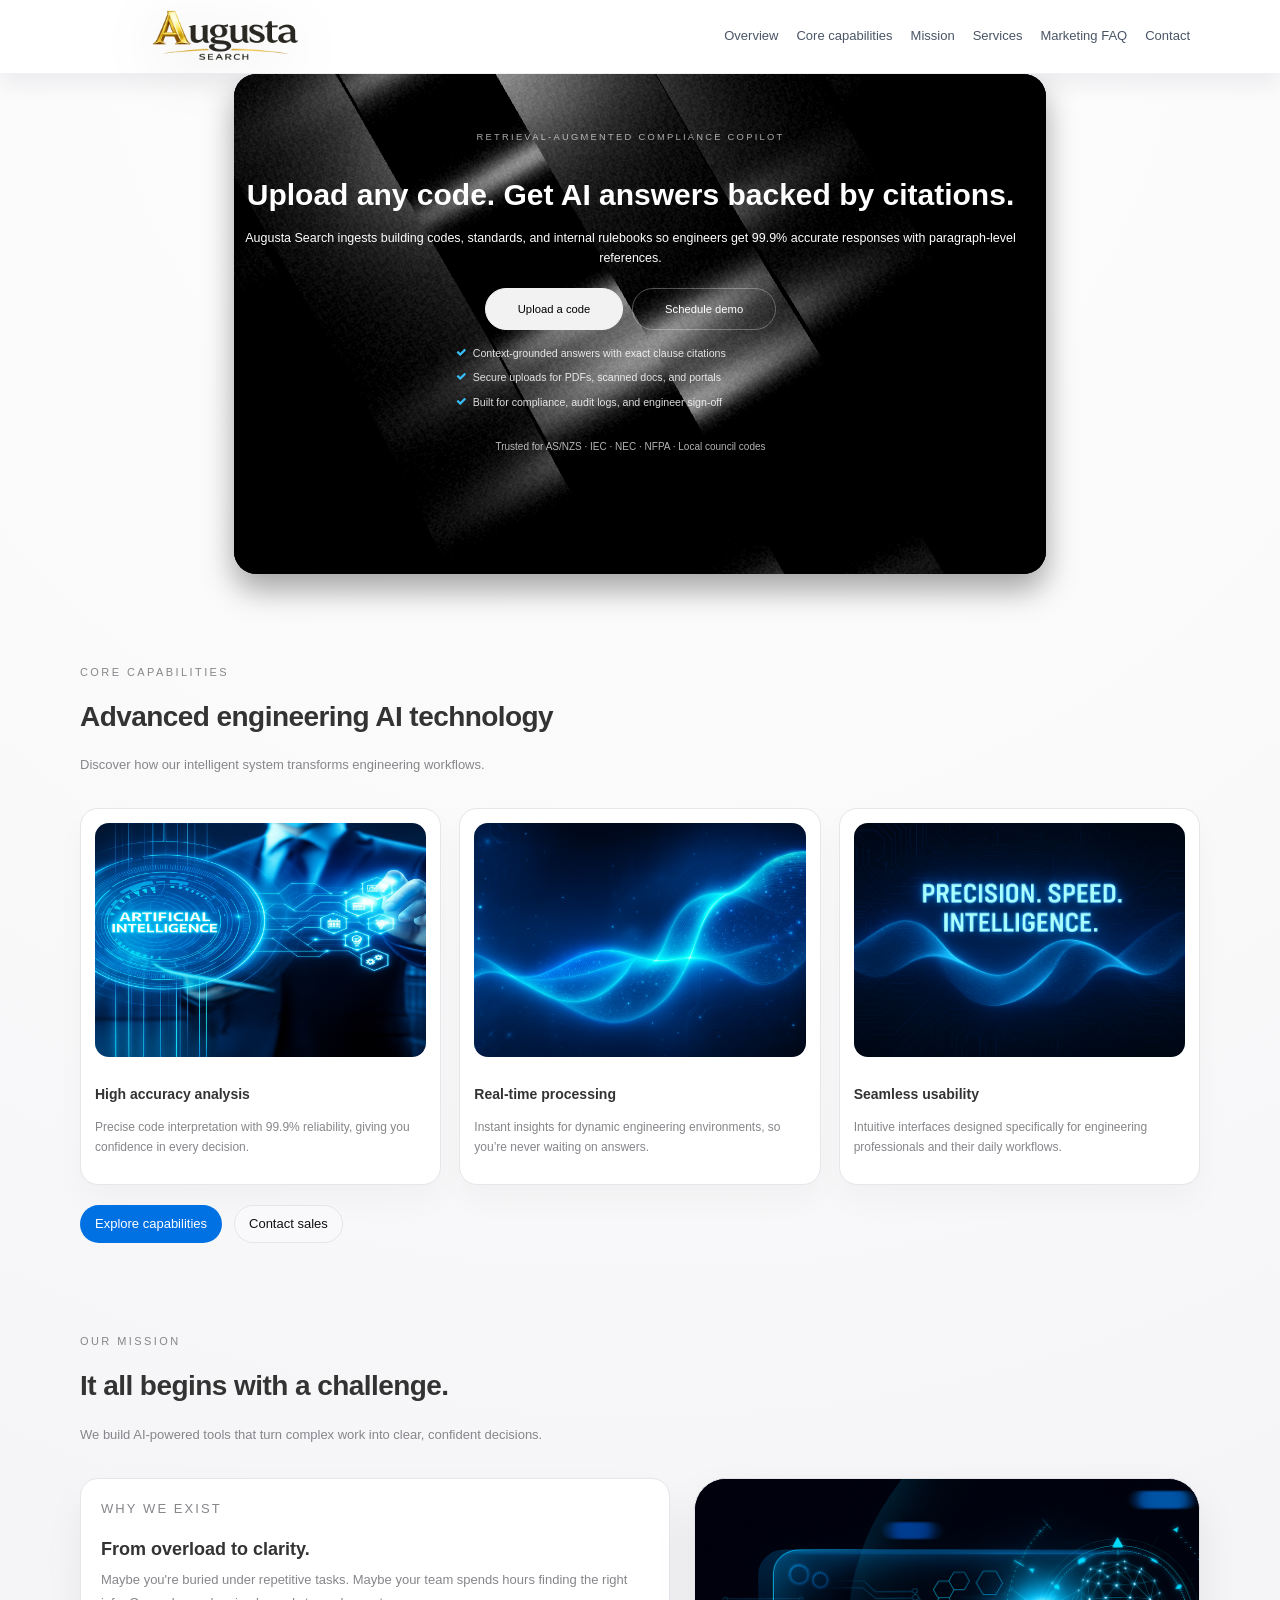
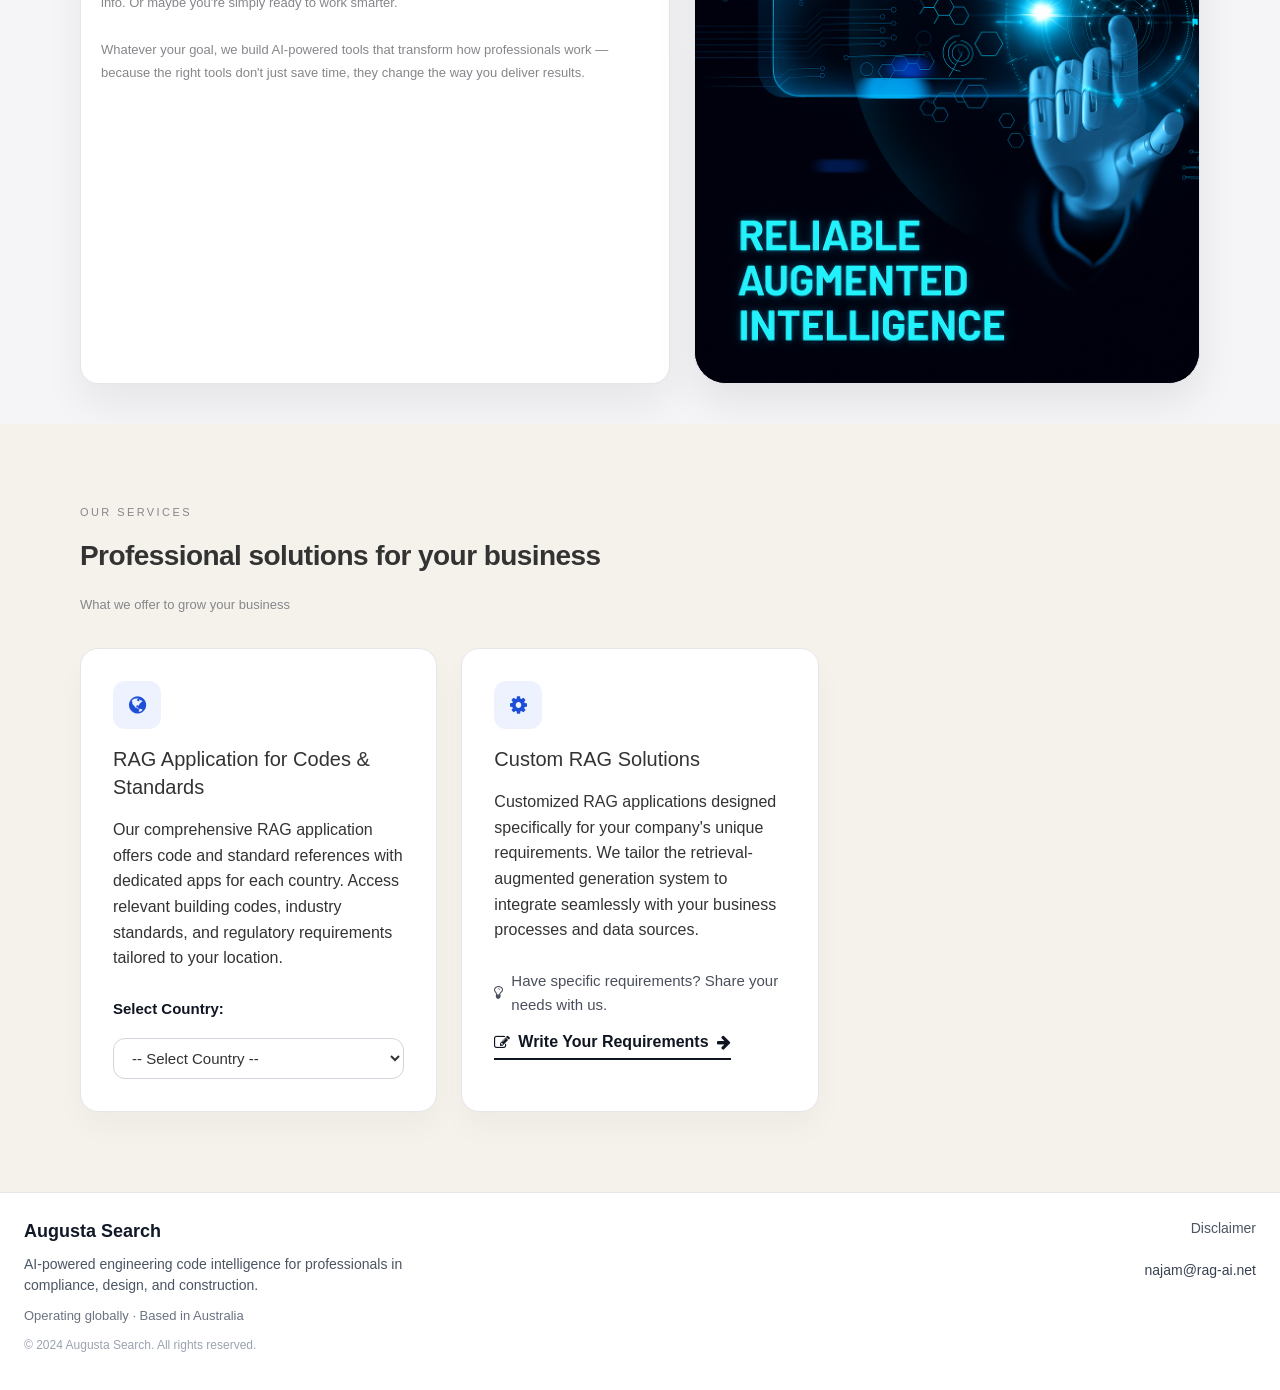
<file: index.html>
<!DOCTYPE html>
<html lang="en">
<head>
    <meta charset="UTF-8">
    <meta name="viewport" content="width=device-width, initial-scale=1.0">
    <meta http-equiv="X-UA-Compatible" content="ie=edge">
    <title>Augusta Search</title>
    <link rel="stylesheet" href="css/bootstrap.min.css">
    <link rel="stylesheet" href="https://cdnjs.cloudflare.com/ajax/libs/font-awesome/4.7.0/css/font-awesome.min.css">
    <link rel="stylesheet" href="css/style.css?v=5">
    <link rel="stylesheet" href="js/beams-banner/index.css">
</head>
<body>
    <div class="modern-page">
        <!-- Modern Navigation -->
        <header class="modern-nav">
            <div class="modern-nav-inner">
                <div class="modern-nav-left">
                    <a href="#home" class="modern-logo-link">
                        <img src="img/NewOfficetools.png?v=4" alt="Augusta Search" class="modern-logo-img">
                    </a>
                    <div class="modern-logo-sub">AI-powered tools for your everyday work</div>
                </div>
                <nav class="modern-nav-links">
                    <a href="#home">Overview</a>
                    <a href="#core">Core capabilities</a>
                    <a href="#mission">Mission</a>
                    <a href="#services">Services</a>
                    <a href="marketing.html">Marketing FAQ</a>
                    <a href="#contact">Contact</a>
                </nav>
            </div>
        </header>

        <main class="modern-main">
            <!-- Hero Section (unchanged banner) -->
            <section id="home" class="hero">
                <div class="hero-overlay">
                    <!-- Beams Banner Container -->
                    <div id="beams-root"></div>
                    <canvas class="starfield-canvas" style="display: none;"></canvas>
                    <div class="hero-slider" style="position: relative; z-index: 2;">
                        <div class="slide active">
                            <div class="slide-content">
                        <div class="container">
                            <span class="hero-kicker">Retrieval-augmented compliance copilot</span>
                            <h2>Upload any code. Get AI answers backed by citations.</h2>
                            <p>Augusta Search ingests building codes, standards, and internal rulebooks so engineers get 99.9% accurate responses with paragraph-level references.</p>
                            <div class="hero-actions">
                                <a href="#services" class="btn btn-primary hero-cta">Upload a code</a>
                                <a href="mailto:najam@rag-ai.net?subject=Schedule%20a%20Demo" class="btn hero-secondary">Schedule demo</a>
                            </div>
                            <ul class="hero-bullets">
                                <li><i class="fa fa-check"></i>Context-grounded answers with exact clause citations</li>
                                <li><i class="fa fa-check"></i>Secure uploads for PDFs, scanned docs, and portals</li>
                                <li><i class="fa fa-check"></i>Built for compliance, audit logs, and engineer sign-off</li>
                            </ul>
                            <div class="hero-proof">
                                <span>Trusted for AS/NZS · IEC · NEC · NFPA · Local council codes</span>
                            </div>
                        </div>
                            </div>
                        </div>
                    </div>
                    <div class="go-down" style="position: relative; z-index: 2;">
                        <a href="#core"><i class="fa fa-angle-down"></i></a>
                    </div>
                </div>
            </section>

            <!-- Core capabilities replicated from sample site -->
            <div class="modern-content">
                <section id="core" class="modern-section">
                    <div class="modern-section-header">
                        <div>
                            <div class="modern-section-kicker">Core capabilities</div>
                            <h2 class="modern-section-title">Advanced engineering AI technology</h2>
                        </div>
                        <p class="modern-section-sub">Discover how our intelligent system transforms engineering workflows.</p>
                    </div>
                    <div class="feature-grid">
                        <article class="feature-card">
                            <div class="feature-thumb">
                                <img src="img/Precision.png?v=2" alt="High accuracy analysis visual">
                            </div>
                            <h3 class="feature-title">High accuracy analysis</h3>
                            <p class="feature-text">Precise code interpretation with 99.9% reliability, giving you confidence in every decision.</p>
                        </article>
                        <article class="feature-card">
                            <div class="feature-thumb">
                                <img src="img/eeeer mission new.png?v=2" alt="Real-time processing visual">
                            </div>
                            <h3 class="feature-title">Real-time processing</h3>
                            <p class="feature-text">Instant insights for dynamic engineering environments, so you’re never waiting on answers.</p>
                        </article>
                        <article class="feature-card">
                            <div class="feature-thumb">
                                <img src="img/ChatGPT Image Nov 15, 2025, 06_33_32 PM.png?v=2" alt="Seamless usability visual">
                            </div>
                            <h3 class="feature-title">Seamless usability</h3>
                            <p class="feature-text">Intuitive interfaces designed specifically for engineering professionals and their daily workflows.</p>
                        </article>
                    </div>
                    <div class="modern-section-links">
                        <a class="modern-link-button modern-link-primary" href="#services">Explore capabilities</a>
                        <a class="modern-link-button" href="mailto:najam@rag-ai.net?subject=Engineering%20AI%20Demo">Contact sales</a>
                    </div>
                </section>
            </div>

            <!-- Mission section -->
            <div class="modern-content">
                <section id="mission" class="modern-section">
                    <div class="modern-section-header">
                        <div>
                            <div class="modern-section-kicker">Our mission</div>
                            <h2 class="modern-section-title">It all begins with a challenge.</h2>
                        </div>
                        <p class="modern-section-sub">We build AI-powered tools that turn complex work into clear, confident decisions.</p>
                    </div>
                    <div class="two-col">
                        <article class="mission-card">
                            <div class="card-heading-small">Why we exist</div>
                            <h3 class="card-title">From overload to clarity.</h3>
                            <p class="card-text">
                                Maybe you're buried under repetitive tasks. Maybe your team spends hours finding the right info. Or maybe you're simply ready to work smarter.
                                <br><br>
                                Whatever your goal, we build AI-powered tools that transform how professionals work — because the right tools don't just save time, they change the way you deliver results.
                            </p>
                        </article>
                        <div class="mission-image">
                            <img src="img/Our mission new.png?v=2" alt="Reliable augmented intelligence visual">
                        </div>
                    </div>
                </section>
            </div>

            <!-- Services Section -->
            <section id="services" class="section services-section">
                <div class="modern-content">
                    <div class="modern-section-header">
                        <div>
                            <div class="modern-section-kicker">Our services</div>
                            <h2 class="modern-section-title">Professional solutions for your business</h2>
                        </div>
                        <p class="modern-section-sub">What we offer to grow your business</p>
                    </div>
                    <div class="feature-grid services-grid">
                        <article class="feature-card service-feature">
                            <div class="service-icon">
                                <i class="fa fa-globe"></i>
                            </div>
                            <h3 class="service-title">RAG Application for Codes & Standards</h3>
                            <p>Our comprehensive RAG application offers code and standard references with dedicated apps for each country. Access relevant building codes, industry standards, and regulatory requirements tailored to your location.</p>
                            <div class="service-extra">
                                <label for="countrySelect" class="service-label">Select Country:</label>
                                <select id="countrySelect" class="service-select">
                                    <option value="">-- Select Country --</option>
                                    <!-- Options will be populated dynamically from country-config.js -->
                                </select>
                            </div>
                        </article>
                        <article class="feature-card service-feature">
                            <div class="service-icon">
                                <i class="fa fa-cog"></i>
                            </div>
                            <h3 class="service-title">Custom RAG Solutions</h3>
                            <p>Customized RAG applications designed specifically for your company's unique requirements. We tailor the retrieval-augmented generation system to integrate seamlessly with your business processes and data sources.</p>
                            <div class="service-extra">
                                <p class="service-note">
                                    <i class="fa fa-lightbulb-o"></i>
                                    Have specific requirements? Share your needs with us.
                                </p>
                                <a href="mailto:najam@rag-ai.net?subject=Custom RAG Solution Inquiry&body=Dear Team,%0D%0A%0D%0AI am interested in a custom RAG solution. Please find my requirements below:%0D%0A%0D%0A[Please describe your requirements here]%0D%0A%0D%0AThank you." 
                                   class="service-link">
                                    <i class="fa fa-pencil-square-o"></i>
                                    Write Your Requirements
                                    <i class="fa fa-arrow-right"></i>
                                </a>
                            </div>
                        </article>
                    </div>
                </div>
            </section>

        </main>

        <!-- Footer -->
        <footer class="new-footer">
            <div class="new-footer-inner">
                <div class="new-footer-content">
                    <!-- Left: Brand -->
                    <div class="new-footer-brand">
                        <div class="new-footer-brand-title">
                            Augusta Search
                        </div>
                        <p class="new-footer-brand-description">
                            AI-powered engineering code intelligence for professionals in
                            compliance, design, and construction.
                        </p>
                        <p class="new-footer-location" style="margin-top: 8px; font-size: 13px; color: #6b7280;">
                            Operating globally · Based in Australia
                        </p>
                        <p class="new-footer-copyright">
                            © 2024 Augusta Search. All rights reserved.
                        </p>
                    </div>

                    <!-- Right: Links -->
                    <div class="new-footer-links">
                        <a href="disclaimer.html">Disclaimer</a>
                        <a href="mailto:najam@rag-ai.net" class="footer-email">
                            najam@rag-ai.net
                        </a>
                    </div>
                </div>
            </div>
        </footer>
    </div>

    <!-- Scripts -->
    <script src="js/jquery.min.js"></script>
    <script src="js/bootstrap.min.js"></script>
    <script src="js/country-config.js"></script>
    <script src="js/main.js"></script>
    <!-- Beams Banner -->
    <script type="module" src="js/beams-banner/beams.js"></script>
</body>
</html>
</file>
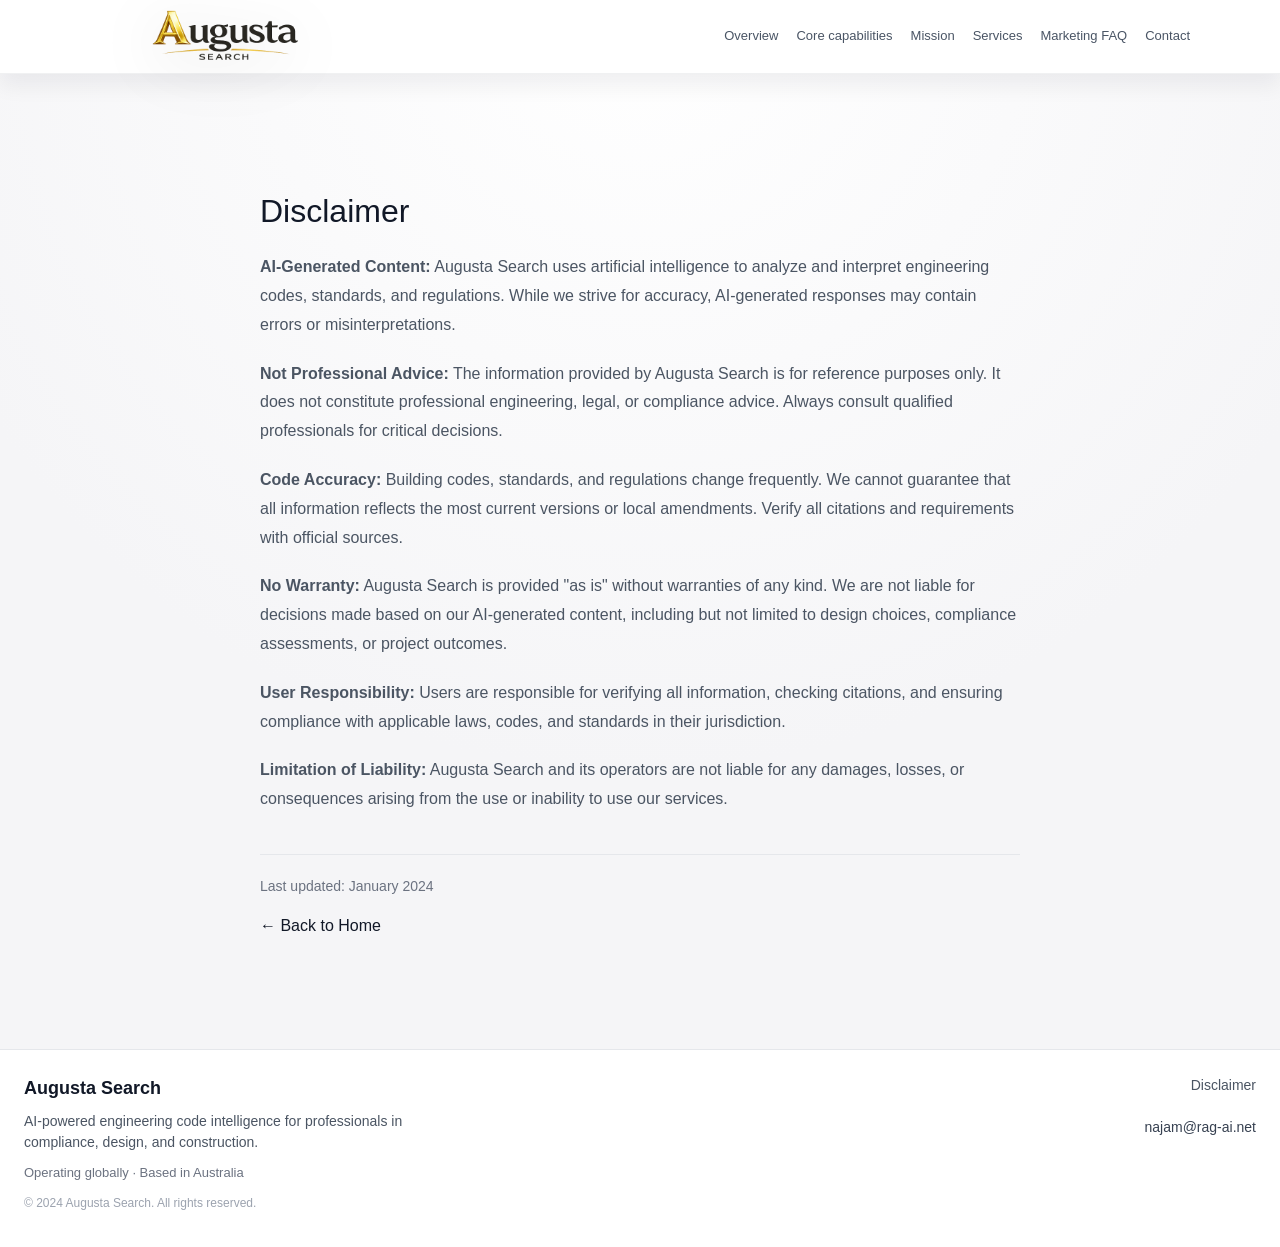
<file: disclaimer.html>
<!DOCTYPE html>
<html lang="en">
<head>
    <meta charset="UTF-8">
    <meta name="viewport" content="width=device-width, initial-scale=1.0">
    <meta http-equiv="X-UA-Compatible" content="ie=edge">
    <title>Disclaimer - Augusta Search</title>
    <link rel="stylesheet" href="css/bootstrap.min.css">
    <link rel="stylesheet" href="https://cdnjs.cloudflare.com/ajax/libs/font-awesome/4.7.0/css/font-awesome.min.css">
    <link rel="stylesheet" href="css/style.css">
</head>
<body>
    <div class="modern-page">
        <header class="modern-nav">
            <div class="modern-nav-inner">
                <div class="modern-nav-left">
                    <a href="index.html#home" class="modern-logo-link">
                        <img src="img/NewOfficetools.png?v=4" alt="Augusta Search" class="modern-logo-img">
                    </a>
                    <div class="modern-logo-sub">AI-powered tools for your everyday work</div>
                </div>
                <nav class="modern-nav-links">
                    <a href="index.html#home">Overview</a>
                    <a href="index.html#core">Core capabilities</a>
                    <a href="index.html#mission">Mission</a>
                    <a href="index.html#services">Services</a>
                    <a href="marketing.html">Marketing FAQ</a>
                    <a href="index.html#contact">Contact</a>
                </nav>
            </div>
        </header>

        <main class="modern-main">
            <section class="modern-content" style="max-width: 800px; margin: 60px auto; padding: 40px 20px;">
                <h1 style="font-size: 32px; margin-bottom: 24px; color: #111827;">Disclaimer</h1>
                
                <div style="line-height: 1.8; color: #4b5563;">
                    <p style="margin-bottom: 20px;">
                        <strong>AI-Generated Content:</strong> Augusta Search uses artificial intelligence to analyze and interpret engineering codes, standards, and regulations. While we strive for accuracy, AI-generated responses may contain errors or misinterpretations.
                    </p>

                    <p style="margin-bottom: 20px;">
                        <strong>Not Professional Advice:</strong> The information provided by Augusta Search is for reference purposes only. It does not constitute professional engineering, legal, or compliance advice. Always consult qualified professionals for critical decisions.
                    </p>

                    <p style="margin-bottom: 20px;">
                        <strong>Code Accuracy:</strong> Building codes, standards, and regulations change frequently. We cannot guarantee that all information reflects the most current versions or local amendments. Verify all citations and requirements with official sources.
                    </p>

                    <p style="margin-bottom: 20px;">
                        <strong>No Warranty:</strong> Augusta Search is provided "as is" without warranties of any kind. We are not liable for decisions made based on our AI-generated content, including but not limited to design choices, compliance assessments, or project outcomes.
                    </p>

                    <p style="margin-bottom: 20px;">
                        <strong>User Responsibility:</strong> Users are responsible for verifying all information, checking citations, and ensuring compliance with applicable laws, codes, and standards in their jurisdiction.
                    </p>

                    <p style="margin-bottom: 20px;">
                        <strong>Limitation of Liability:</strong> Augusta Search and its operators are not liable for any damages, losses, or consequences arising from the use or inability to use our services.
                    </p>
                </div>

                <div style="margin-top: 40px; padding-top: 20px; border-top: 1px solid #e5e7eb;">
                    <p style="color: #6b7280; font-size: 14px;">
                        Last updated: January 2024
                    </p>
                    <p style="margin-top: 16px;">
                        <a href="index.html" style="color: #111827; text-decoration: none; font-weight: 500;">← Back to Home</a>
                    </p>
                </div>
            </section>
        </main>

        <footer class="new-footer">
            <div class="new-footer-inner">
                <div class="new-footer-content">
                    <div class="new-footer-brand">
                        <div class="new-footer-brand-title">
                            Augusta Search
                        </div>
                        <p class="new-footer-brand-description">
                            AI-powered engineering code intelligence for professionals in
                            compliance, design, and construction.
                        </p>
                        <p class="new-footer-location" style="margin-top: 8px; font-size: 13px; color: #6b7280;">
                            Operating globally · Based in Australia
                        </p>
                        <p class="new-footer-copyright">
                            © 2024 Augusta Search. All rights reserved.
                        </p>
                    </div>
                    <div class="new-footer-links">
                        <a href="disclaimer.html">Disclaimer</a>
                        <a href="mailto:najam@rag-ai.net" class="footer-email">
                            najam@rag-ai.net
                        </a>
                    </div>
                </div>
            </div>
        </footer>
    </div>
</body>
</html>
</file>
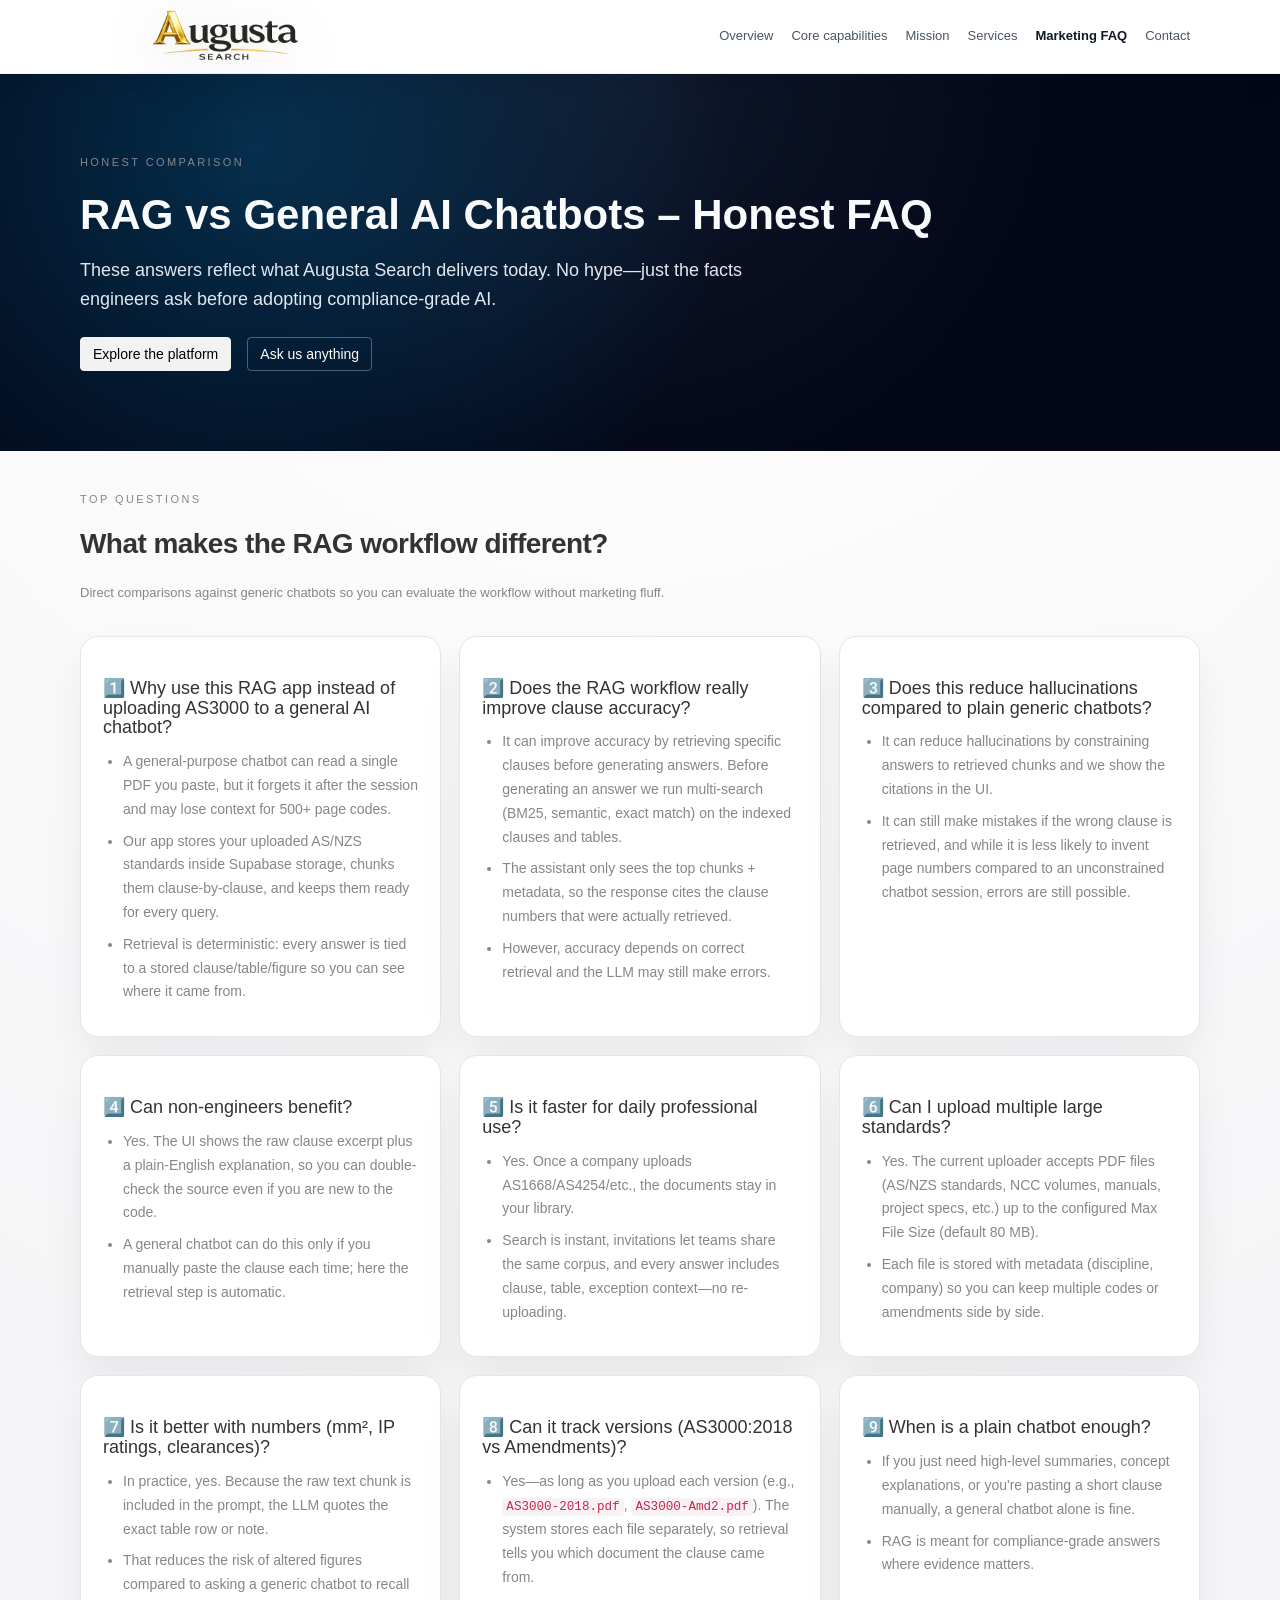
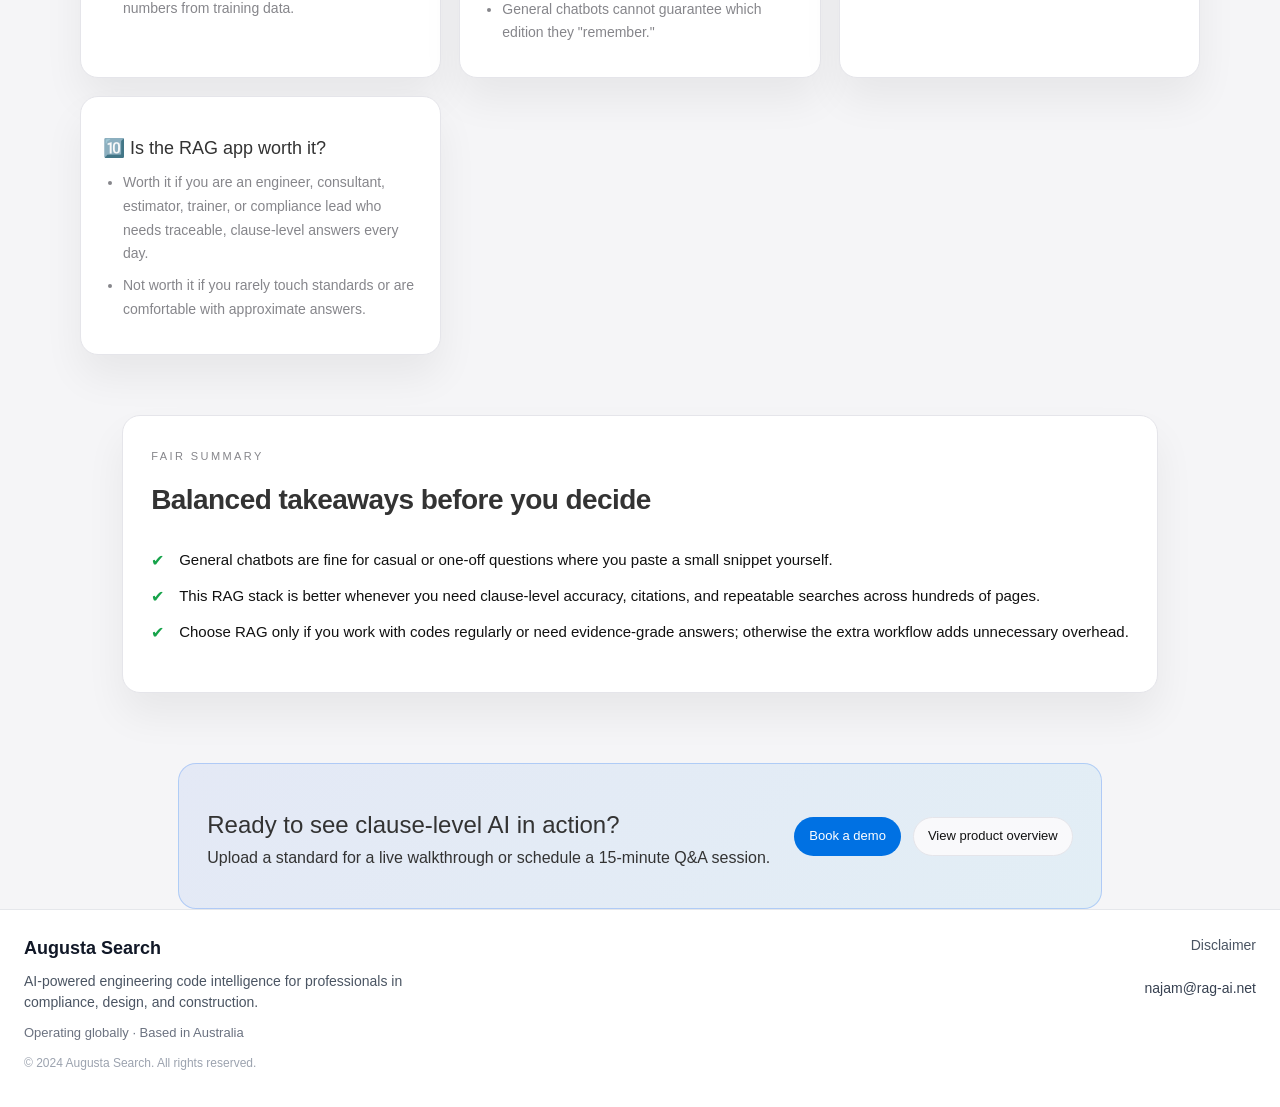
<file: marketing.html>
<!DOCTYPE html>
<html lang="en">
<head>
    <meta charset="UTF-8">
    <meta name="viewport" content="width=device-width, initial-scale=1.0">
    <meta http-equiv="X-UA-Compatible" content="ie=edge">
    <title>RAG vs General AI Chatbots – Honest FAQ</title>
    <link rel="stylesheet" href="css/bootstrap.min.css">
    <link rel="stylesheet" href="https://cdnjs.cloudflare.com/ajax/libs/font-awesome/4.7.0/css/font-awesome.min.css">
    <link rel="stylesheet" href="css/style.css?v=5">
</head>
<body>
    <div class="modern-page marketing-page">
        <header class="modern-nav">
            <div class="modern-nav-inner">
                <div class="modern-nav-left">
                    <a href="index.html#home" class="modern-logo-link">
                        <img src="img/NewOfficetools.png?v=4" alt="Augusta Search" class="modern-logo-img">
                    </a>
                    <div class="modern-logo-sub">Evidence-grade AI for codes & standards</div>
                </div>
                <nav class="modern-nav-links">
                    <a href="index.html#home">Overview</a>
                    <a href="index.html#core">Core capabilities</a>
                    <a href="index.html#mission">Mission</a>
                    <a href="index.html#services">Services</a>
                    <a href="marketing.html" class="active">Marketing FAQ</a>
                    <a href="index.html#contact">Contact</a>
                </nav>
            </div>
        </header>

        <main class="modern-main marketing-main">
            <section class="marketing-hero">
                <div class="modern-content marketing-hero__inner">
                    <p class="modern-section-kicker">Honest comparison</p>
                    <h1>RAG vs General AI Chatbots – Honest FAQ</h1>
                    <p class="marketing-hero__lead">
                        These answers reflect what Augusta Search delivers today. No hype—just the facts engineers ask before adopting compliance-grade AI.
                    </p>
                    <div class="marketing-hero__actions">
                        <a href="index.html#services" class="btn btn-primary hero-cta">Explore the platform</a>
                        <a href="mailto:najam@rag-ai.net?subject=RAG%20FAQ%20Follow-up" class="btn hero-secondary">Ask us anything</a>
                    </div>
                </div>
            </section>

            <section class="modern-content faq-section">
                <div class="modern-section-header">
                    <div>
                        <div class="modern-section-kicker">Top questions</div>
                        <h2 class="modern-section-title">What makes the RAG workflow different?</h2>
                    </div>
                    <p class="modern-section-sub">Direct comparisons against generic chatbots so you can evaluate the workflow without marketing fluff.</p>
                </div>
                <div class="faq-grid">
                    <article class="faq-card">
                        <h3>1️⃣ Why use this RAG app instead of uploading AS3000 to a general AI chatbot?</h3>
                        <ul>
                            <li>A general-purpose chatbot can read a single PDF you paste, but it forgets it after the session and may lose context for 500+ page codes.</li>
                            <li>Our app stores your uploaded AS/NZS standards inside Supabase storage, chunks them clause-by-clause, and keeps them ready for every query.</li>
                            <li>Retrieval is deterministic: every answer is tied to a stored clause/table/figure so you can see where it came from.</li>
                        </ul>
                    </article>
                    <article class="faq-card">
                        <h3>2️⃣ Does the RAG workflow really improve clause accuracy?</h3>
                        <ul>
                            <li>It can improve accuracy by retrieving specific clauses before generating answers. Before generating an answer we run multi-search (BM25, semantic, exact match) on the indexed clauses and tables.</li>
                            <li>The assistant only sees the top chunks + metadata, so the response cites the clause numbers that were actually retrieved.</li>
                            <li>However, accuracy depends on correct retrieval and the LLM may still make errors.</li>
                        </ul>
                    </article>
                    <article class="faq-card">
                        <h3>3️⃣ Does this reduce hallucinations compared to plain generic chatbots?</h3>
                        <ul>
                            <li>It can reduce hallucinations by constraining answers to retrieved chunks and we show the citations in the UI.</li>
                            <li>It can still make mistakes if the wrong clause is retrieved, and while it is less likely to invent page numbers compared to an unconstrained chatbot session, errors are still possible.</li>
                        </ul>
                    </article>
                    <article class="faq-card">
                        <h3>4️⃣ Can non‑engineers benefit?</h3>
                        <ul>
                            <li>Yes. The UI shows the raw clause excerpt plus a plain-English explanation, so you can double-check the source even if you are new to the code.</li>
                            <li>A general chatbot can do this only if you manually paste the clause each time; here the retrieval step is automatic.</li>
                        </ul>
                    </article>
                    <article class="faq-card">
                        <h3>5️⃣ Is it faster for daily professional use?</h3>
                        <ul>
                            <li>Yes. Once a company uploads AS1668/AS4254/etc., the documents stay in your library.</li>
                            <li>Search is instant, invitations let teams share the same corpus, and every answer includes clause, table, exception context—no re-uploading.</li>
                        </ul>
                    </article>
                    <article class="faq-card">
                        <h3>6️⃣ Can I upload multiple large standards?</h3>
                        <ul>
                            <li>Yes. The current uploader accepts PDF files (AS/NZS standards, NCC volumes, manuals, project specs, etc.) up to the configured Max File Size (default 80&nbsp;MB).</li>
                            <li>Each file is stored with metadata (discipline, company) so you can keep multiple codes or amendments side by side.</li>
                        </ul>
                    </article>
                    <article class="faq-card">
                        <h3>7️⃣ Is it better with numbers (mm², IP ratings, clearances)?</h3>
                        <ul>
                            <li>In practice, yes. Because the raw text chunk is included in the prompt, the LLM quotes the exact table row or note.</li>
                            <li>That reduces the risk of altered figures compared to asking a generic chatbot to recall numbers from training data.</li>
                        </ul>
                    </article>
                    <article class="faq-card">
                        <h3>8️⃣ Can it track versions (AS3000:2018 vs Amendments)?</h3>
                        <ul>
                            <li>Yes—as long as you upload each version (e.g., <code>AS3000-2018.pdf</code>, <code>AS3000-Amd2.pdf</code>). The system stores each file separately, so retrieval tells you which document the clause came from.</li>
                            <li>General chatbots cannot guarantee which edition they "remember."</li>
                        </ul>
                    </article>
                    <article class="faq-card">
                        <h3>9️⃣ When is a plain chatbot enough?</h3>
                        <ul>
                            <li>If you just need high-level summaries, concept explanations, or you're pasting a short clause manually, a general chatbot alone is fine.</li>
                            <li>RAG is meant for compliance-grade answers where evidence matters.</li>
                        </ul>
                    </article>
                    <article class="faq-card">
                        <h3>🔟 Is the RAG app worth it?</h3>
                        <ul>
                            <li>Worth it if you are an engineer, consultant, estimator, trainer, or compliance lead who needs traceable, clause-level answers every day.</li>
                            <li>Not worth it if you rarely touch standards or are comfortable with approximate answers.</li>
                        </ul>
                    </article>
                </div>
            </section>

            <section class="modern-content summary-panel">
                <div class="modern-section-header">
                    <div>
                        <div class="modern-section-kicker">Fair summary</div>
                        <h2 class="modern-section-title">Balanced takeaways before you decide</h2>
                    </div>
                </div>
                <ul class="summary-list">
                    <li>General chatbots are fine for casual or one-off questions where you paste a small snippet yourself.</li>
                    <li>This RAG stack is better whenever you need clause-level accuracy, citations, and repeatable searches across hundreds of pages.</li>
                    <li>Choose RAG only if you work with codes regularly or need evidence-grade answers; otherwise the extra workflow adds unnecessary overhead.</li>
                </ul>
            </section>

            <section class="modern-content marketing-cta">
                <div class="marketing-cta__content">
                    <h3>Ready to see clause-level AI in action?</h3>
                    <p>Upload a standard for a live walkthrough or schedule a 15-minute Q&A session.</p>
                </div>
                <div class="marketing-cta__actions">
                    <a href="mailto:najam@rag-ai.net?subject=Schedule%20a%20RAG%20Demo" class="modern-link-button modern-link-primary">Book a demo</a>
                    <a href="index.html#services" class="modern-link-button">View product overview</a>
                </div>
            </section>

        </main>

        <!-- Footer -->
        <footer class="new-footer">
            <div class="new-footer-inner">
                <div class="new-footer-content">
                    <!-- Left: Brand -->
                    <div class="new-footer-brand">
                        <div class="new-footer-brand-title">
                            Augusta Search
                        </div>
                        <p class="new-footer-brand-description">
                            AI-powered engineering code intelligence for professionals in
                            compliance, design, and construction.
                        </p>
                        <p class="new-footer-location" style="margin-top: 8px; font-size: 13px; color: #6b7280;">
                            Operating globally · Based in Australia
                        </p>
                        <p class="new-footer-copyright">
                            © 2024 Augusta Search. All rights reserved.
                        </p>
                    </div>

                    <!-- Right: Links -->
                    <div class="new-footer-links">
                        <a href="disclaimer.html">Disclaimer</a>
                        <a href="mailto:najam@rag-ai.net" class="footer-email">
                            najam@rag-ai.net
                        </a>
                    </div>
                </div>
            </div>
        </footer>
    </div>
</body>
</html>
</file>
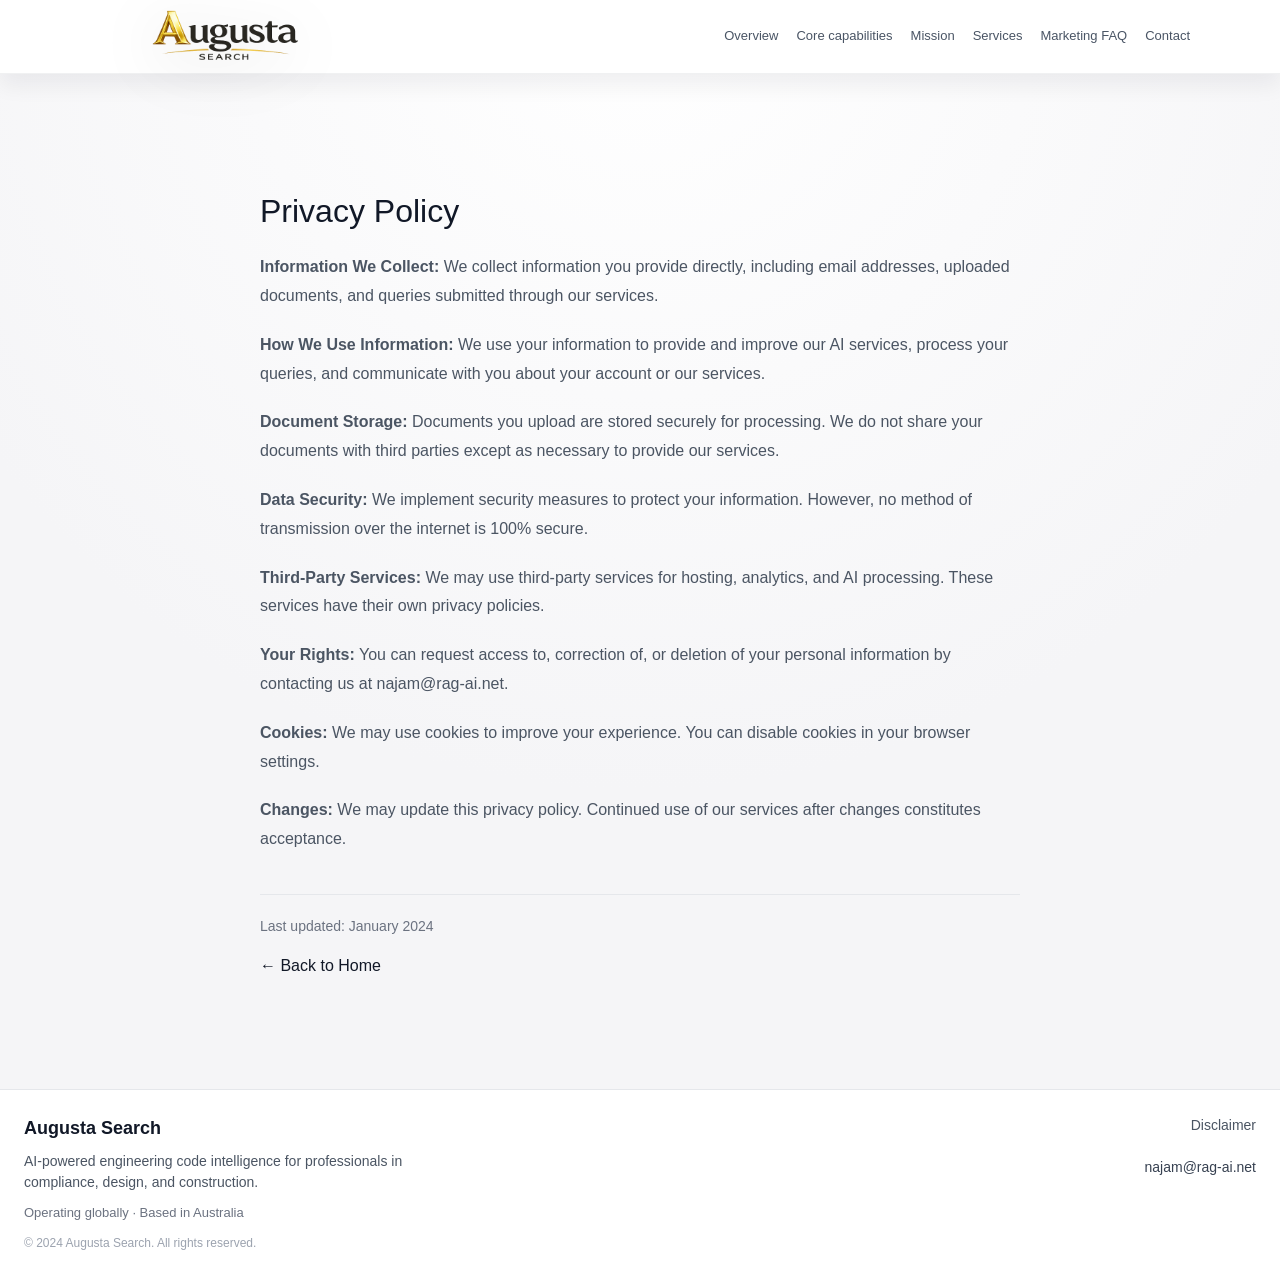
<file: privacy.html>
<!DOCTYPE html>
<html lang="en">
<head>
    <meta charset="UTF-8">
    <meta name="viewport" content="width=device-width, initial-scale=1.0">
    <meta http-equiv="X-UA-Compatible" content="ie=edge">
    <title>Privacy Policy - Augusta Search</title>
    <link rel="stylesheet" href="css/bootstrap.min.css">
    <link rel="stylesheet" href="https://cdnjs.cloudflare.com/ajax/libs/font-awesome/4.7.0/css/font-awesome.min.css">
    <link rel="stylesheet" href="css/style.css">
</head>
<body>
    <div class="modern-page">
        <header class="modern-nav">
            <div class="modern-nav-inner">
                <div class="modern-nav-left">
                    <a href="index.html#home" class="modern-logo-link">
                        <img src="img/NewOfficetools.png?v=4" alt="Augusta Search" class="modern-logo-img">
                    </a>
                    <div class="modern-logo-sub">AI-powered tools for your everyday work</div>
                </div>
                <nav class="modern-nav-links">
                    <a href="index.html#home">Overview</a>
                    <a href="index.html#core">Core capabilities</a>
                    <a href="index.html#mission">Mission</a>
                    <a href="index.html#services">Services</a>
                    <a href="marketing.html">Marketing FAQ</a>
                    <a href="index.html#contact">Contact</a>
                </nav>
            </div>
        </header>

        <main class="modern-main">
            <section class="modern-content" style="max-width: 800px; margin: 60px auto; padding: 40px 20px;">
                <h1 style="font-size: 32px; margin-bottom: 24px; color: #111827;">Privacy Policy</h1>
                
                <div style="line-height: 1.8; color: #4b5563;">
                    <p style="margin-bottom: 20px;">
                        <strong>Information We Collect:</strong> We collect information you provide directly, including email addresses, uploaded documents, and queries submitted through our services.
                    </p>

                    <p style="margin-bottom: 20px;">
                        <strong>How We Use Information:</strong> We use your information to provide and improve our AI services, process your queries, and communicate with you about your account or our services.
                    </p>

                    <p style="margin-bottom: 20px;">
                        <strong>Document Storage:</strong> Documents you upload are stored securely for processing. We do not share your documents with third parties except as necessary to provide our services.
                    </p>

                    <p style="margin-bottom: 20px;">
                        <strong>Data Security:</strong> We implement security measures to protect your information. However, no method of transmission over the internet is 100% secure.
                    </p>

                    <p style="margin-bottom: 20px;">
                        <strong>Third-Party Services:</strong> We may use third-party services for hosting, analytics, and AI processing. These services have their own privacy policies.
                    </p>

                    <p style="margin-bottom: 20px;">
                        <strong>Your Rights:</strong> You can request access to, correction of, or deletion of your personal information by contacting us at najam@rag-ai.net.
                    </p>

                    <p style="margin-bottom: 20px;">
                        <strong>Cookies:</strong> We may use cookies to improve your experience. You can disable cookies in your browser settings.
                    </p>

                    <p style="margin-bottom: 20px;">
                        <strong>Changes:</strong> We may update this privacy policy. Continued use of our services after changes constitutes acceptance.
                    </p>
                </div>

                <div style="margin-top: 40px; padding-top: 20px; border-top: 1px solid #e5e7eb;">
                    <p style="color: #6b7280; font-size: 14px;">
                        Last updated: January 2024
                    </p>
                    <p style="margin-top: 16px;">
                        <a href="index.html" style="color: #111827; text-decoration: none; font-weight: 500;">← Back to Home</a>
                    </p>
                </div>
            </section>
        </main>

        <footer class="new-footer">
            <div class="new-footer-inner">
                <div class="new-footer-content">
                    <div class="new-footer-brand">
                        <div class="new-footer-brand-title">
                            Augusta Search
                        </div>
                        <p class="new-footer-brand-description">
                            AI-powered engineering code intelligence for professionals in
                            compliance, design, and construction.
                        </p>
                        <p class="new-footer-location" style="margin-top: 8px; font-size: 13px; color: #6b7280;">
                            Operating globally · Based in Australia
                        </p>
                        <p class="new-footer-copyright">
                            © 2024 Augusta Search. All rights reserved.
                        </p>
                    </div>
                    <div class="new-footer-links">
                        <a href="disclaimer.html">Disclaimer</a>
                        <a href="mailto:najam@rag-ai.net" class="footer-email">
                            najam@rag-ai.net
                        </a>
                    </div>
                </div>
            </div>
        </footer>
    </div>
</body>
</html>
</file>
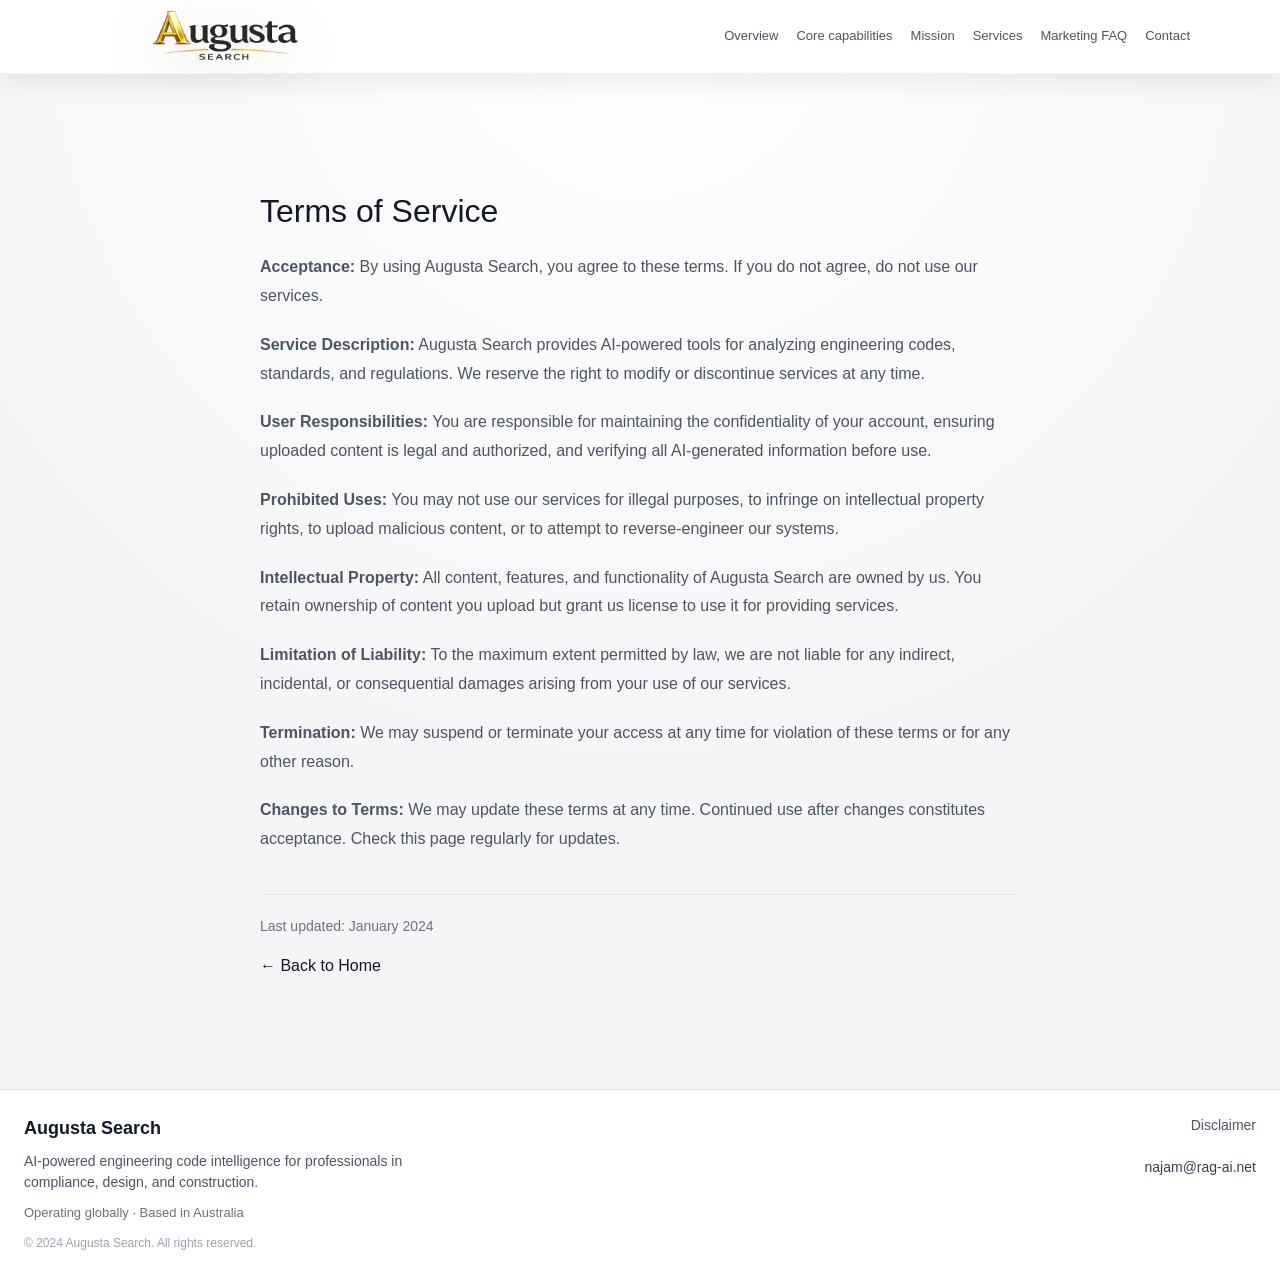
<file: terms.html>
<!DOCTYPE html>
<html lang="en">
<head>
    <meta charset="UTF-8">
    <meta name="viewport" content="width=device-width, initial-scale=1.0">
    <meta http-equiv="X-UA-Compatible" content="ie=edge">
    <title>Terms of Service - Augusta Search</title>
    <link rel="stylesheet" href="css/bootstrap.min.css">
    <link rel="stylesheet" href="https://cdnjs.cloudflare.com/ajax/libs/font-awesome/4.7.0/css/font-awesome.min.css">
    <link rel="stylesheet" href="css/style.css">
</head>
<body>
    <div class="modern-page">
        <header class="modern-nav">
            <div class="modern-nav-inner">
                <div class="modern-nav-left">
                    <a href="index.html#home" class="modern-logo-link">
                        <img src="img/NewOfficetools.png?v=4" alt="Augusta Search" class="modern-logo-img">
                    </a>
                    <div class="modern-logo-sub">AI-powered tools for your everyday work</div>
                </div>
                <nav class="modern-nav-links">
                    <a href="index.html#home">Overview</a>
                    <a href="index.html#core">Core capabilities</a>
                    <a href="index.html#mission">Mission</a>
                    <a href="index.html#services">Services</a>
                    <a href="marketing.html">Marketing FAQ</a>
                    <a href="index.html#contact">Contact</a>
                </nav>
            </div>
        </header>

        <main class="modern-main">
            <section class="modern-content" style="max-width: 800px; margin: 60px auto; padding: 40px 20px;">
                <h1 style="font-size: 32px; margin-bottom: 24px; color: #111827;">Terms of Service</h1>
                
                <div style="line-height: 1.8; color: #4b5563;">
                    <p style="margin-bottom: 20px;">
                        <strong>Acceptance:</strong> By using Augusta Search, you agree to these terms. If you do not agree, do not use our services.
                    </p>

                    <p style="margin-bottom: 20px;">
                        <strong>Service Description:</strong> Augusta Search provides AI-powered tools for analyzing engineering codes, standards, and regulations. We reserve the right to modify or discontinue services at any time.
                    </p>

                    <p style="margin-bottom: 20px;">
                        <strong>User Responsibilities:</strong> You are responsible for maintaining the confidentiality of your account, ensuring uploaded content is legal and authorized, and verifying all AI-generated information before use.
                    </p>

                    <p style="margin-bottom: 20px;">
                        <strong>Prohibited Uses:</strong> You may not use our services for illegal purposes, to infringe on intellectual property rights, to upload malicious content, or to attempt to reverse-engineer our systems.
                    </p>

                    <p style="margin-bottom: 20px;">
                        <strong>Intellectual Property:</strong> All content, features, and functionality of Augusta Search are owned by us. You retain ownership of content you upload but grant us license to use it for providing services.
                    </p>

                    <p style="margin-bottom: 20px;">
                        <strong>Limitation of Liability:</strong> To the maximum extent permitted by law, we are not liable for any indirect, incidental, or consequential damages arising from your use of our services.
                    </p>

                    <p style="margin-bottom: 20px;">
                        <strong>Termination:</strong> We may suspend or terminate your access at any time for violation of these terms or for any other reason.
                    </p>

                    <p style="margin-bottom: 20px;">
                        <strong>Changes to Terms:</strong> We may update these terms at any time. Continued use after changes constitutes acceptance. Check this page regularly for updates.
                    </p>
                </div>

                <div style="margin-top: 40px; padding-top: 20px; border-top: 1px solid #e5e7eb;">
                    <p style="color: #6b7280; font-size: 14px;">
                        Last updated: January 2024
                    </p>
                    <p style="margin-top: 16px;">
                        <a href="index.html" style="color: #111827; text-decoration: none; font-weight: 500;">← Back to Home</a>
                    </p>
                </div>
            </section>
        </main>

        <footer class="new-footer">
            <div class="new-footer-inner">
                <div class="new-footer-content">
                    <div class="new-footer-brand">
                        <div class="new-footer-brand-title">
                            Augusta Search
                        </div>
                        <p class="new-footer-brand-description">
                            AI-powered engineering code intelligence for professionals in
                            compliance, design, and construction.
                        </p>
                        <p class="new-footer-location" style="margin-top: 8px; font-size: 13px; color: #6b7280;">
                            Operating globally · Based in Australia
                        </p>
                        <p class="new-footer-copyright">
                            © 2024 Augusta Search. All rights reserved.
                        </p>
                    </div>
                    <div class="new-footer-links">
                        <a href="disclaimer.html">Disclaimer</a>
                        <a href="mailto:najam@rag-ai.net" class="footer-email">
                            najam@rag-ai.net
                        </a>
                    </div>
                </div>
            </div>
        </footer>
    </div>
</body>
</html>
</file>
<file: css/style.css>
/* General Styles */
* {
    margin: 0;
    padding: 0;
    box-sizing: border-box;
}

html, body {
    width: 100%;
    max-width: 100vw;
    overflow-x: hidden;
}

body {
    font-family: 'Helvetica Neue', Helvetica, Arial, sans-serif;
    font-size: 16px;
    line-height: 1.6;
    color: #333;
    overflow-x: hidden;
    background: radial-gradient(circle at top, #ffffff 0, #f5f5f7 55%);
}

:root {
    --bg: #f5f5f7;
    --panel: #ffffff;
    --panel-soft: #f9f9fb;
    --text-main: #111111;
    --text-muted: #86868b;
    --accent: #0071e3;
    --border: #e5e5ea;
    --radius-lg: 30px;
    --radius-md: 18px;
    --shadow-soft: 0 22px 40px rgba(0, 0, 0, 0.06);
}

/* Modern layout replicated from sample site */
.modern-page {
    min-height: 100vh;
    display: flex;
    flex-direction: column;
}

.modern-main {
    flex: 1;
    display: flex;
    flex-direction: column;
    gap: 40px;
    width: 100%;
    max-width: 100%;
}

.modern-content {
    max-width: 1160px;
    margin: 0 auto;
    padding: 0 20px;
}

/* Hero wrapper - 30% narrower than content */
.modern-main > .hero {
    max-width: 812px; /* 1160px * 0.7 = 812px (30% reduction) */
    margin-left: auto;
    margin-right: auto;
    padding-left: 20px;
    padding-right: 20px;
    box-sizing: border-box;
}

.modern-nav {
    position: sticky;
    top: 0;
    z-index: 20;
    background: #ffffff;
    border-bottom: 1px solid rgba(15, 23, 42, 0.06);
    box-shadow: 0 12px 20px rgba(15, 23, 42, 0.06);
    overflow: visible;
}

.modern-nav-inner {
    max-width: 1160px;
    margin: 0 auto;
    padding: 6px 30px;
    display: flex;
    align-items: center;
    justify-content: space-between;
    gap: 16px;
    overflow: visible;
}

.modern-nav-left {
    display: flex;
    align-items: center;
    gap: 10px;
    overflow: visible;
}

.modern-logo-link {
    display: inline-flex;
    align-items: center;
}

.modern-logo-img {
    height: 61px;
    width: auto;
    display: block;
    filter: drop-shadow(0 4px 10px rgba(0, 0, 0, 0.15));
    transform: scale(3);
    transform-origin: left center;
}

@media (max-width: 640px) {
    .modern-nav-inner {
        padding: 6px 12px;
    }

    .modern-logo-img {
        height: 52px;
        transform: scale(3);
    }
}

.modern-logo-sub {
    display: none;
}

.modern-nav-links {
    display: flex;
    align-items: center;
    gap: 18px;
    font-size: 13px;
    color: var(--text-muted);
}

.modern-nav-links a {
    color: #4a5565;
    font-weight: 500;
    transition: color 0.2s ease;
}

.modern-nav-links a:hover {
    color: #111827;
}

.modern-nav-cta {
    display: flex;
    align-items: center;
    gap: 10px;
}

.modern-btn-outline,
.modern-btn-primary {
    border-radius: 999px;
    font-size: 12px;
    cursor: pointer;
    display: inline-flex;
    align-items: center;
    justify-content: center;
    padding: 8px 16px;
    font-weight: 600;
}

.modern-btn-outline {
    border: 1px solid rgba(15, 23, 42, 0.12);
    background: rgba(249, 250, 251, 0.92);
    color: #0f172a;
}

.modern-btn-primary {
    border: none;
    background: linear-gradient(135deg, #1d4ed8, #2563eb);
    color: #fff;
    box-shadow: 0 10px 24px rgba(0, 113, 227, 0.22);
}

.modern-btn-primary:hover {
    background: linear-gradient(135deg, #1e40af, #1d4ed8);
}

.modern-section {
    margin-top: 50px;
}

.modern-section-header {
    display: flex;
    flex-direction: column;
    align-items: flex-start;
    gap: 12px;
    margin-bottom: 22px;
}

.modern-section-kicker {
    font-size: 11px;
    text-transform: uppercase;
    letter-spacing: 0.22em;
    color: var(--text-muted);
    margin-bottom: 6px;
}

.modern-section-title {
    font-size: 28px;
    font-weight: 600;
    letter-spacing: -0.02em;
}

.modern-section-sub {
    font-size: 13px;
    color: var(--text-muted);
    line-height: 1.7;
    max-width: 600px;
}

.modern-section-links {
    margin-top: 20px;
    display: flex;
    gap: 12px;
    flex-wrap: wrap;
}

.modern-link-button {
    border-radius: 999px;
    border: 1px solid var(--border);
    padding: 8px 14px;
    background: var(--panel-soft);
    cursor: pointer;
    font-size: 13px;
    color: var(--text-main);
}

.modern-link-primary {
    border-color: transparent;
    background: var(--accent);
    color: #fff;
}

.feature-grid {
    display: grid;
    grid-template-columns: repeat(3, minmax(0, 1fr));
    gap: 18px;
}

.feature-card {
    background: var(--panel);
    border-radius: var(--radius-md);
    padding: 14px 14px 16px;
    border: 1px solid var(--border);
    box-shadow: 0 16px 30px rgba(0, 0, 0, 0.03);
    display: flex;
    flex-direction: column;
    gap: 10px;
}

.feature-thumb {
    border-radius: 14px;
    overflow: hidden;
    background: #050816;
    height: 234px;
}

.feature-thumb img {
    width: 100%;
    height: 100%;
    object-fit: cover;
    display: block;
}

.feature-title {
    font-size: 14px;
    font-weight: 600;
    margin-bottom: 4px;
}

.feature-text {
    font-size: 12px;
    color: var(--text-muted);
    line-height: 1.7;
}

.two-col {
    display: grid;
    grid-template-columns: minmax(0, 1.4fr) minmax(0, 1.2fr);
    gap: 24px;
}

.mission-card {
    background: var(--panel);
    border-radius: var(--radius-md);
    padding: 20px;
    border: 1px solid var(--border);
    box-shadow: var(--shadow-soft);
}

.card-heading-small {
    font-size: 13px;
    text-transform: uppercase;
    letter-spacing: 0.16em;
    color: var(--text-muted);
    margin-bottom: 6px;
}

.card-title {
    font-size: 18px;
    font-weight: 600;
    margin-bottom: 8px;
}

.card-text {
    font-size: 13px;
    color: var(--text-muted);
    line-height: 1.8;
}

.mission-image {
    border-radius: var(--radius-md);
    overflow: hidden;
    background: #050816;
    border: 1px solid var(--border);
    box-shadow: 0 18px 40px rgba(0, 0, 0, 0.08);
}

.mission-image img {
    width: 100%;
    height: 100%;
    object-fit: cover;
    display: block;
}

.tagline-strip,
.spiral-strip {
    margin-top: 44px;
    position: relative;
    left: 50%;
    margin-left: -50vw;
    width: 100vw;
    max-height: 180px;
    border-radius: 0;
    border: none;
    overflow: hidden;
    box-shadow: 0 0 60px rgba(15, 23, 42, 0.55);
    background: radial-gradient(circle at center, #0b1220 0, #020617 55%);
    opacity: 0;
    animation: fadeInUp 0.9s ease-out forwards;
}

.tagline-strip {
    animation-delay: 0.05s;
}

.spiral-strip {
    animation-delay: 0.15s;
}

.banner-link {
    display: block;
}

.tagline-strip img,
.spiral-strip img {
    width: 100%;
    height: 100%;
    display: block;
    object-fit: cover;
    transform-origin: center;
    transition: transform 0.8s ease-out, filter 0.6s ease-out;
    filter: saturate(1.05) drop-shadow(0 0 18px rgba(56, 189, 248, 0.55));
}

.tagline-strip:hover img,
.spiral-strip:hover img {
    transform: scale(1.02);
    filter: saturate(1.15) drop-shadow(0 0 26px rgba(56, 189, 248, 0.85));
}

.contact-bar {
    margin: 40px 0 60px;
    padding: 20px 0;
    border-top: 1px solid #e5e5ea;
    display: flex;
    justify-content: space-between;
    align-items: center;
    gap: 16px;
    font-size: 12px;
    color: var(--text-muted);
}

.contact-bar a {
    color: var(--accent);
}

.contact-right {
    text-align: right;
}

.modern-footer {
    padding: 16px 20px 30px;
    font-size: 11px;
    color: #a1a1aa;
    text-align: center;
}

/* New Footer Styles */
.new-footer {
    border-top: 1px solid #e5e7eb;
    background: white;
}

.new-footer-inner {
    max-width: 1280px;
    margin: 0 auto;
    padding: 24px 24px;
}

.new-footer-content {
    display: flex;
    flex-direction: column;
    gap: 20px;
}

.new-footer-brand {
    flex: 1;
}

.new-footer-brand-title {
    font-size: 18px;
    font-weight: 600;
    color: #111827;
    margin-bottom: 8px;
}

.new-footer-brand-description {
    margin-top: 6px;
    max-width: 448px;
    font-size: 14px;
    color: #4b5563;
    line-height: 1.5;
}

.new-footer-copyright {
    margin-top: 10px;
    font-size: 12px;
    color: #9ca3af;
}

.new-footer-links {
    display: flex;
    flex-direction: column;
    gap: 12px;
    font-size: 14px;
    color: #4b5563;
}

.new-footer-links a {
    color: #4b5563;
    text-decoration: none;
    transition: color 0.2s;
}

.new-footer-links a:hover {
    color: #111827;
}

.new-footer-links .footer-email {
    padding-top: 8px;
    color: #374151;
}

.new-footer-links .footer-email:hover {
    color: #111827;
}

@media (min-width: 768px) {
    .new-footer-content {
        flex-direction: row;
        align-items: flex-start;
        justify-content: space-between;
    }
    
    .new-footer-links {
        text-align: right;
    }
}

/* Marketing page styles */
.marketing-page .modern-nav-links .active {
    color: #111827;
    font-weight: 600;
}

.marketing-hero {
    background: radial-gradient(circle at top, #0f172a 0%, #020617 60%);
    color: #f8fafc;
    padding: 80px 0;
    position: relative;
    overflow: hidden;
}

.marketing-hero::after {
    content: "";
    position: absolute;
    inset: 0;
    background: radial-gradient(circle at 20% 20%, rgba(14, 165, 233, 0.25), transparent 45%);
    pointer-events: none;
}

.marketing-hero__inner {
    position: relative;
    z-index: 1;
    text-align: left;
}

.marketing-hero h1 {
    font-size: 42px;
    font-weight: 600;
    margin-bottom: 18px;
}

.marketing-hero__lead {
    max-width: 720px;
    font-size: 18px;
    color: #e2e8f0;
    margin-bottom: 24px;
}

.marketing-hero__actions {
    display: flex;
    gap: 16px;
    flex-wrap: wrap;
}

.marketing-hero .hero-secondary {
    border: 1px solid rgba(248, 250, 252, 0.4);
    color: #f8fafc;
}

.faq-section {
    padding-bottom: 20px;
}

.faq-grid {
    display: grid;
    grid-template-columns: repeat(auto-fit, minmax(280px, 1fr));
    gap: 18px;
}

.faq-card {
    background: var(--panel);
    border-radius: var(--radius-md);
    border: 1px solid var(--border);
    padding: 22px;
    box-shadow: var(--shadow-soft);
}

.faq-card h3 {
    font-size: 18px;
    margin-bottom: 12px;
}

.faq-card ul {
    list-style: disc;
    padding-left: 20px;
    color: var(--text-muted);
    font-size: 14px;
    line-height: 1.7;
}

.faq-card li + li {
    margin-top: 8px;
}

.faq-disclaimer {
    margin-top: 16px;
    padding: 12px;
    background: #fff3cd;
    border-left: 3px solid #ffc107;
    border-radius: 4px;
    font-size: 13px;
    line-height: 1.6;
    color: #856404;
}

.faq-disclaimer strong {
    color: #856404;
    font-weight: 600;
}

.summary-panel {
    background: var(--panel);
    border-radius: var(--radius-md);
    border: 1px solid var(--border);
    padding: 32px 28px 36px;
    box-shadow: var(--shadow-soft);
}

.summary-list {
    margin-top: 12px;
    list-style: none;
    padding-left: 0;
}

.summary-list li {
    position: relative;
    padding-left: 28px;
    margin-bottom: 12px;
    font-size: 15px;
    color: var(--text-main);
}

.summary-list li::before {
    content: "✔";
    position: absolute;
    left: 0;
    color: #16a34a;
    font-size: 16px;
}

.marketing-cta {
    margin-top: 30px;
    padding: 28px;
    border-radius: var(--radius-md);
    border: 1px solid rgba(59, 130, 246, 0.3);
    background: linear-gradient(135deg, rgba(37, 99, 235, 0.08), rgba(14, 165, 233, 0.08));
    display: flex;
    align-items: center;
    justify-content: space-between;
    gap: 24px;
    flex-wrap: wrap;
}

.marketing-cta__content h3 {
    margin-bottom: 6px;
}

.marketing-cta__actions {
    display: flex;
    gap: 12px;
    flex-wrap: wrap;
}

@media (max-width: 768px) {
    .marketing-hero {
        padding: 60px 0;
    }

    .marketing-hero h1 {
        font-size: 32px;
    }

    .marketing-cta {
        flex-direction: column;
        align-items: flex-start;
    }
}

/* Ensure all containers respect viewport width */
.container {
    max-width: 2400px;
    margin: 0 auto;
    padding-left: 36px;
    padding-right: 36px;
}

.container-fluid {
    max-width: 100%;
    overflow-x: hidden;
}

/* Navigation */
.navbar {
    background: #fff;
    box-shadow: 0 2px 10px rgba(0,0,0,0.1);
    padding: 10px 0;
    transition: all 0.3s;
    width: 100%;
    max-width: 100vw;
    overflow-x: hidden;
}

.navbar .container {
    display: flex;
    align-items: center;
    justify-content: space-between;
    padding-left: 0;
    padding-right: 36px;
    max-width: 2400px;
    width: 100%;
    margin: 0 auto;
}

.navbar-brand h1 {
    font-size: 28px;
    font-weight: 700;
    margin: 0;
}

.navbar-brand h1 span {
    color: #000;
}

/* Logo styling - uncomment when using a logo image */
.navbar-logo {
    height: auto;
    max-height: 162px;
    width: auto;
    max-width: 810px;
    object-fit: contain;
    display: block;
    /* Visually enlarge logo without affecting layout height */
    transform: scale(0.599);
    transform-origin: left center;
    will-change: transform;
}

.navbar-header {
    display: flex;
    align-items: center;
    height: 100%;
    margin-right: auto;
    margin-left: 0;
    padding-left: 0;
}

.navbar-brand {
    display: flex;
    align-items: center;
    height: 100%;
    margin-left: 0;
    padding-left: 0;
}

.navbar-nav li a {
    color: #000 !important;
    font-weight: 500;
    padding: 15px 20px !important;
    transition: color 0.3s;
}

.navbar-nav li a:hover {
    color: #000 !important;
}

/* Hero Section */
.hero {
    background: #000; /* pure black banner */
    color: white;
    min-height: clamp(36rem, 90vh, 50rem);
    max-height: clamp(44rem, 95vh, 72rem);
    height: auto; /* Allow natural height */
    width: 100%;
    display: flex;
    justify-content: center;
    align-items: center;
    position: relative;
    overflow: hidden; /* ensure overlays clip edge-to-edge */
    border-radius: 2.25rem; /* 36px converted to rem - scales with zoom */
    box-shadow: 0 1.5625rem 3.125rem rgba(0,0,0,0.35); /* 25px 50px converted to rem */
    box-sizing: border-box;
    padding-top: 6.5rem;
    padding-bottom: 6.5rem;
}

/* Spiral overlay over the black banner, edge-to-edge */
.hero::before {
    content: "";
    position: absolute;
    top: 0;
    left: 0;
    right: 0;
    bottom: 0;
    width: 100%;
    height: 100%;
    max-width: 100%;
    max-height: 100%; /* Prevent stretching */
    background-image: url('../img/Spiral.png?v=2');
    background-repeat: no-repeat;
    background-position: center center;
    background-size: cover; /* connects edge to edge */
    z-index: 1; /* under stars and content */
    pointer-events: none;
    border-radius: inherit;
    box-sizing: border-box;
}

.hero-overlay {
    position: absolute;
    top: 0;
    left: 0;
    width: 100%;
    max-width: 100%;
    height: 100%;
    max-height: 100%; /* Prevent stretching beyond container */
    background: transparent; /* no dark overlay; base is black */
    display: flex;
    align-items: center;
    z-index: 1;
    overflow: hidden;
    box-sizing: border-box;
}

/* Beams banner container - moved from inline styles */
#beams-root {
    position: absolute;
    top: 0;
    left: 0;
    width: 100%;
    max-width: 100%;
    height: 100%;
    max-height: 100%; /* Prevent stretching beyond container */
    z-index: 1;
    overflow: hidden;
    box-sizing: border-box;
}

/* Starfield overlay */
.starfield-canvas {
    position: absolute;
    top: 0;
    left: 0;
    width: 100%;
    height: 100%;
    max-height: 100%; /* Prevent stretching */
    pointer-events: none;
    z-index: 2; /* above spiral */
    box-sizing: border-box;
}

/* spiral overlay removed */

/* Wrapper for images needing starfield overlay */
.starfield-block {
    position: relative;
}

.hero-slider {
    width: 100%;
    max-width: 100%;
    height: 100%;
    max-height: 100%; /* Prevent stretching */
    position: relative;
    z-index: 3; /* above stars */
    overflow: hidden;
    box-sizing: border-box;
}

.slide-content {
    text-align: center;
    padding: 5.625rem 0; /* 90px converted to rem - scales with zoom */
    width: 100%;
    max-width: 100%;
    box-sizing: border-box;
}

.hero-kicker {
    display: inline-block;
    font-size: 0.9375rem; /* 15px converted to rem - scales with zoom */
    letter-spacing: 0.24em;
    text-transform: uppercase;
    color: rgba(255, 255, 255, 0.65);
    margin-bottom: 1.125rem; /* 18px converted to rem */
}

.slide-content .container {
    max-width: 100%; /* Use full width of slide-content for better centering */
    margin: 0 auto;
    padding: 0;
    text-align: center; /* Ensure all content is centered */
    display: flex;
    flex-direction: column;
    align-items: center; /* Center all child elements */
}

.slide-content h2 {
    font-size: 3rem; /* 48px converted to rem - scales with zoom */
    font-weight: 700;
    margin-bottom: 1.5rem; /* 24px converted to rem */
    margin-left: auto;
    margin-right: auto;
    text-align: center;
    animation: fadeInUp 1s;
    line-height: 1.2;
}

.slide-content p {
    font-size: 1.25rem; /* 20px converted to rem - scales with zoom */
    margin-bottom: 2rem; /* 32px converted to rem */
    margin-left: auto;
    margin-right: auto;
    text-align: center;
    animation: fadeInUp 1.2s;
    line-height: 1.6;
}

.hero-actions {
    display: inline-flex;
    flex-wrap: wrap;
    gap: 0.875rem; /* 14px converted to rem - scales with zoom */
    justify-content: center;
    margin-bottom: 1.5rem; /* 24px converted to rem */
}

.hero-cta {
    min-width: 11.25rem; /* 180px converted to rem - scales with zoom */
}

.hero-secondary {
    border: 1px solid rgba(255, 255, 255, 0.3) !important;
    color: #fff !important;
    background: transparent !important;
    min-width: 11.25rem; /* 180px converted to rem - scales with zoom */
}

.hero-bullets {
    list-style: none;
    padding: 0;
    margin: 0 auto 1.5rem; /* 24px converted to rem */
    max-width: 35rem; /* 560px converted to rem - scales with zoom */
    text-align: left;
    width: 100%; /* Ensure it respects container centering */
}

.hero-bullets li {
    display: flex;
    align-items: flex-start;
    gap: 0.625rem; /* 10px converted to rem */
    font-size: 1.0625rem; /* 17px converted to rem - scales with zoom */
    color: rgba(255, 255, 255, 0.85);
    margin-bottom: 0.75rem; /* 12px converted to rem */
}

.hero-bullets i {
    color: #38bdf8;
    margin-top: 3px;
}

.hero-proof {
    font-size: 1rem; /* 16px converted to rem - scales with zoom */
    color: rgba(255, 255, 255, 0.7);
    margin-top: 0.625rem; /* 10px converted to rem */
}

.slide-content .btn {
    padding: 12px 32px;
    font-size: 1.125rem; /* 18px converted to rem - scales with zoom */
    border-radius: 50px;
    transition: all 0.3s;
    animation: fadeInUp 1.4s;
}

.slide-content .btn:hover {
    transform: translateY(-3px);
    box-shadow: 0 10px 25px rgba(0,0,0,0.2);
}

/* Off-white primary button with black text */
.btn-primary {
    background-color: #f2f2f2 !important;
    border-color: #f2f2f2 !important;
    color: #000 !important;
}

.btn-primary:hover,
.btn-primary:focus,
.btn-primary:active,
.btn-primary:active:focus {
    background-color: #ffffff !important;
    border-color: #ffffff !important;
    color: #000 !important;
    outline: none !important;
}

.go-down {
    position: absolute;
    bottom: 30px;
    left: 50%;
    transform: translateX(-50%);
    animation: bounce 2s infinite;
    z-index: 3;
}

.go-down a {
    color: white;
    font-size: 30px;
}

/* Section Styles */
.section {
    padding: 80px 0;
    width: 100%;
    max-width: 100vw;
    overflow-x: hidden;
}

.section-eyebrow {
    display: inline-block;
    font-size: 13px;
    font-weight: 600;
    letter-spacing: 0.24em;
    text-transform: uppercase;
    margin-bottom: 20px;
}

.precision-section {
    background: #0c2450;
    color: #fff;
    padding: 120px 0;
}

.precision-section .container {
    max-width: 2400px;
}

.precision-grid {
    display: flex;
    align-items: center;
    justify-content: space-between;
    gap: 120px;
    flex-wrap: wrap;
}

.precision-copy {
    flex: 1 1 50%;
    max-width: none;
}

.precision-title {
    font-size: 54px;
    line-height: 1.1;
    font-weight: 700;
    margin-bottom: 24px;
}

.precision-description {
    font-size: 18px;
    color: rgba(255, 255, 255, 0.78);
    margin-bottom: 32px;
    max-width: 760px;
}

.precision-partners {
    display: flex;
    flex-wrap: wrap;
    gap: 12px;
    margin-bottom: 36px;
}

.partner-pill {
    display: inline-flex;
    align-items: center;
    gap: 8px;
    padding: 10px 18px;
    border-radius: 999px;
    background: rgba(255, 255, 255, 0.12);
    color: #fff;
    font-weight: 600;
    font-size: 14px;
    letter-spacing: 0.01em;
}

.partner-pill .fa {
    font-size: 15px;
}

.precision-actions {
    display: flex;
    flex-wrap: wrap;
    gap: 16px;
}

.precision-secondary {
    border: 1px solid rgba(255, 255, 255, 0.6);
    color: #fff !important;
    background: transparent;
    padding: 12px 40px;
    border-radius: 50px;
}

.precision-secondary:hover,
.precision-secondary:focus {
    background: rgba(255, 255, 255, 0.12);
    border-color: rgba(255, 255, 255, 0.9);
}

.precision-visual {
    flex: 1 1 50%;
    max-width: none;
    display: flex;
    justify-content: center;
}

.visual-frame {
    background: rgba(10, 20, 48, 0.8);
    padding: 26px;
    border-radius: 40px;
    box-shadow: 0 55px 120px rgba(6, 12, 28, 0.55);
    width: 70%;
    max-width: 960px;
    min-height: 294px;
}

.precision-image {
    border-radius: 32px;
    width: 100%;
    height: auto;
    object-fit: cover;
    display: block;
}

.capabilities-section {
    background: #f0efec;
    padding: 110px 0;
}

.capabilities-section .section-eyebrow {
    color: #1d2330;
    opacity: 0.6;
}

.capabilities-title {
    font-size: 46px;
    font-weight: 700;
    margin-bottom: 18px;
    color: #101522;
}

.capabilities-description {
    font-size: 18px;
    color: #4a4f5c;
    max-width: 560px;
    margin: 0 auto;
}

.capabilities-cards {
    margin-top: 60px;
    margin-bottom: 40px;
}

.capability-card {
    background: #fff;
    border-radius: 24px;
    padding: 40px 30px;
    text-align: center;
    box-shadow: 0 20px 50px rgba(16, 21, 34, 0.08);
    height: 100%;
    transition: transform 0.3s ease, box-shadow 0.3s ease;
}

.capability-card:hover {
    transform: translateY(-8px);
    box-shadow: 0 30px 70px rgba(16, 21, 34, 0.12);
}

.capability-card i {
    font-size: 36px;
    color: #0c2450;
    margin-bottom: 20px;
}

.capability-card h3 {
    font-size: 22px;
    font-weight: 700;
    margin-bottom: 15px;
    color: #0c1224;
}

.capability-card p {
    color: #535766;
    line-height: 1.7;
}

.capabilities-actions .btn {
    padding: 12px 36px;
    border-radius: 32px;
    margin: 0 10px;
}

.capabilities-secondary {
    border: 1px solid #101522;
    color: #101522;
    background: transparent;
}

.capabilities-secondary:hover,
.capabilities-secondary:focus {
    background: #101522;
    color: #fff;
}

.section .container {
    max-width: 2400px;
    margin: 0 auto;
    margin: 0 auto;
}

.section-header {
    text-align: center;
    margin-bottom: 60px;
}

.section-header h2 {
    font-size: 42px;
    font-weight: 700;
    margin-bottom: 10px;
    color: #333;
}

.section-header p {
    font-size: 18px;
    color: #666;
}

/* About Section */
.about-section {
    background: #060b1a;
    color: #fff;
}

.about-grid {
    display: flex;
    align-items: center;
}

.about-section h3 {
    font-size: 28px;
    margin-bottom: 20px;
    color: #fff;
}

.about-section p {
    color: rgba(255, 255, 255, 0.8);
    line-height: 1.8;
    margin-bottom: 15px;
}

/* Ensure section header inside About uses light text */
.about-section .section-header h2 {
    color: #fff;
}

.about-section .section-header p {
    color: rgba(255, 255, 255, 0.75);
}

.mission-visual {
    display: flex;
    justify-content: flex-end;
}

.mission-frame {
    background: rgba(10, 20, 48, 0.8);
    padding: 26px;
    border-radius: 40px;
    box-shadow: 0 55px 120px rgba(6, 12, 28, 0.2);
    width: 70%;
    max-width: 960px;
    min-height: 294px;
}

.mission-image {
    width: 100%;
    height: auto;
    display: block;
    border-radius: 32px;
    object-fit: cover;
}

/* Services Section */
.services-section {
    background: #f5f2ec;
}

.services-grid {
    gap: 24px;
}

.service-feature {
    padding: 32px;
    gap: 16px;
}

.service-icon {
    width: 48px;
    height: 48px;
    border-radius: 12px;
    background: #eef2ff;
    display: inline-flex;
    align-items: center;
    justify-content: center;
    color: #1d4ed8;
    font-size: 20px;
}

.service-title {
    margin: 0;
    font-size: 20px;
    line-height: 1.4;
}

.service-extra {
    display: flex;
    flex-direction: column;
    gap: 12px;
}

.service-label {
    font-weight: 600;
    font-size: 15px;
}

.service-select {
    padding: 10px 14px;
    border-radius: 12px;
    border: 1px solid #d1d5db;
    font-size: 15px;
    background: #fff;
}

.service-note {
    display: flex;
    align-items: center;
    gap: 8px;
    font-size: 15px;
    color: #4a4f5c;
    margin: 0;
}

.service-link {
    display: inline-flex;
    align-items: center;
    gap: 8px;
    font-weight: 600;
    color: #101522;
    text-decoration: none;
    border-bottom: 2px solid #101522;
    padding-bottom: 4px;
    width: fit-content;
}

.services-section .service-box i {
    color: #0c2450;
}

.services-section .service-box h3 {
    color: #101522;
}

.services-section .service-box p {
    color: #4a4f5c;
}

/* Ensure form labels read clearly on light background */
.services-section label {
    color: #101522;
}

/* Force custom RAG helper text to dark on light */
.services-section .custom-rag-contact p {
    color: #101522 !important;
}

.services-section .custom-rag-contact p .fa {
    color: #101522 !important;
}

.services-section .elegant-underline,
.services-section .elegant-underline .fa {
    color: #101522 !important;
}

.services-section .elegant-underline::after {
    background: #101522;
}

.service-box {
    text-align: left;
    padding: 36px 32px;
    border-radius: 22px;
    transition: all 0.3s;
    margin-bottom: 30px;
    background: #ffffff;
    box-shadow: 0 35px 70px rgba(16, 21, 34, 0.12);
}

.service-box:hover {
    transform: translateY(-10px);
    box-shadow: 0 35px 70px rgba(16, 21, 34, 0.18);
}

.service-box i {
    font-size: 56px;
    color: #0c2450;
    margin-bottom: 20px;
}

.service-box h3 {
    font-size: 22px;
    margin-bottom: 14px;
    color: #101522;
    letter-spacing: -0.01em;
}

.service-box p {
    color: #4a4f5c;
    line-height: 1.8;
    font-size: 16px;
}

/* Portfolio Section */
.portfolio-section {
    background: #f8f9fa;
}

.portfolio-item {
    position: relative;
    overflow: hidden;
    border-radius: 10px;
    margin-bottom: 30px;
}

.portfolio-item img {
    width: 100%;
    height: auto;
    transition: transform 0.3s;
}

.portfolio-item:hover img {
    transform: scale(1.1);
}

.portfolio-overlay {
    position: absolute;
    top: 0;
    left: 0;
    width: 100%;
    height: 100%;
    background: rgba(0,0,0,0.8);
    display: flex;
    flex-direction: column;
    justify-content: center;
    align-items: center;
    opacity: 0;
    transition: opacity 0.3s;
}

.portfolio-item:hover .portfolio-overlay {
    opacity: 1;
}

.portfolio-overlay h3,
.portfolio-overlay p {
    color: white;
    text-align: center;
}

/* Contact Section */
.contact-section {
    background: white;
}

.contact-form .form-control {
    padding: 12px;
    margin-bottom: 20px;
    border-radius: 5px;
    border: 1px solid #ddd;
    font-size: 16px;
}

.contact-info h3 {
    font-size: 24px;
    margin-bottom: 30px;
    color: #333;
}

.contact-info ul {
    list-style: none;
    padding: 0;
}

.contact-info ul li {
    padding: 15px 0;
    color: #666;
    font-size: 16px;
}

.contact-info ul li i {
    color: #000;
    margin-right: 10px;
    font-size: 20px;
}

.social-links {
    margin-top: 30px;
}

.social-links a {
    display: inline-block;
    width: 40px;
    height: 40px;
    line-height: 40px;
    text-align: center;
    background: #000;
    color: white;
    border-radius: 50%;
    margin-right: 10px;
    transition: all 0.3s;
}

.social-links a:hover {
    background: #333;
    transform: translateY(-3px);
}

/* Footer */
.footer {
    background: #333;
    color: white;
    padding: 30px 0;
    text-align: center;
    width: 100%;
    max-width: 100vw;
    overflow-x: hidden;
}

.footer .container {
    max-width: 960px;
    margin: 0 auto;
}

/* Animations */
@keyframes fadeInUp {
    from {
        opacity: 0;
        transform: translateY(30px);
    }
    to {
        opacity: 1;
        transform: translateY(0);
    }
}

@keyframes bounce {
    0%, 20%, 50%, 80%, 100% {
        transform: translateX(-50%) translateY(0);
    }
    40% {
        transform: translateX(-50%) translateY(-10px);
    }
    60% {
        transform: translateX(-50%) translateY(-5px);
    }
}

/* Custom RAG Contact Box */
.custom-rag-contact {
    transition: all 0.3s ease;
}

.custom-rag-contact a:hover {
    color: #333;
    border-bottom-color: #666;
}

.custom-rag-contact a:hover .fa-arrow-right {
    margin-left: 10px;
}

/* Responsive Design */
@media (max-width: 768px) {
    .slide-content h2 {
        font-size: 2.5rem; /* 40px converted to rem - scales with zoom */
    }
    
    .slide-content p {
        font-size: 1.125rem; /* 18px converted to rem - scales with zoom */
    }
    
    .section-header h2 {
        font-size: 32px;
    }
    
    .service-box {
        margin-bottom: 40px;
    }
    
    .custom-rag-contact {
        padding: 20px !important;
    }

    .mission-frame {
        max-width: 100%;
    }

    .about-grid {
        flex-direction: column-reverse;
        gap: 40px;
        text-align: center;
    }

    .precision-section {
        padding: 80px 0;
    }

    .precision-title {
        font-size: 40px;
    }

    .precision-description {
        font-size: 17px;
    }

    .precision-actions {
        width: 100%;
    }

    .precision-actions .btn {
        width: 100%;
        justify-content: center;
    }

    .capabilities-title {
        font-size: 34px;
    }

    .capabilities-cards {
        margin-top: 40px;
    }

    .capability-card {
        margin-bottom: 30px;
    }
}

/* Modern layout responsive adjustments */
@media (max-width: 960px) {
    .feature-grid {
        grid-template-columns: 1fr 1fr;
    }

    .two-col {
        grid-template-columns: 1fr;
    }

    .hero {
        width: 100%;
        max-width: 72.5rem; /* Match modern-content width */
        min-height: clamp(28rem, 78vh, 40rem);
        max-height: clamp(34rem, 95vh, 54rem);
        padding: 4.375rem 1.25rem; /* Match modern-content padding (20px) */
    }

    .services-grid {
        grid-template-columns: 1fr;
    }
}

@media (max-width: 720px) {
    .modern-content {
        padding: 0 16px;
    }

    .modern-nav-links {
        display: none;
    }

    .feature-grid {
        grid-template-columns: 1fr;
    }

    .contact-bar {
        flex-direction: column;
        align-items: flex-start;
    }

    .contact-right {
        text-align: left;
    }

    .tagline-strip,
    .spiral-strip {
        left: 0;
        margin-left: 0;
        width: 100%;
        border-radius: 18px;
        box-shadow: 0 18px 40px rgba(15, 23, 42, 0.45);
    }

    .hero {
        width: 100%;
        max-width: 72.5rem; /* Match modern-content width */
        min-height: clamp(24rem, 70vh, 36rem);
        max-height: clamp(30rem, 95vh, 46rem);
        padding: 3.125rem 1rem; /* Match modern-content padding on mobile (16px) */
        border-radius: 1.5rem; /* 24px converted to rem - scales with zoom */
    }

}

/* Prevent excessive stretching on very large screens and high-DPI displays */
@media (min-width: 1920px) {
    .hero {
        max-height: 85vh; /* Cap height on ultra-wide displays */
    }
}

/* Additional constraint for displays with high scaling (125%, 150%, etc.) */
@media (min-resolution: 120dpi) {
    .hero {
        max-height: 88vh; /* Slightly more generous for high-DPI but still constrained */
    }
    
    .hero-overlay,
    #beams-root {
        max-height: 100%;
    }
}

/* Elegant chamfered white underline for links on dark backgrounds */
.elegant-underline {
    position: relative;
    color: #fff !important;
    text-decoration: none;
}

.elegant-underline .fa {
    color: #fff;
}

.elegant-underline::after {
    content: "";
    position: absolute;
    left: 0;
    bottom: 0;
    width: 100%;
    height: 4px; /* slightly thicker so chamfer is visible */
    background: #fff;
    z-index: 0;
    /* chamfered ends using clip-path */
    clip-path: polygon(8px 0, calc(100% - 8px) 0, 100% 50%, calc(100% - 8px) 100%, 8px 100%, 0 50%);
    opacity: 0.9;
}

.elegant-underline:hover::after {
    opacity: 1;
}
</file>
<file: js/beams-banner/index.css>
.beams-container{
    position:relative;
    width:100%;
    height:100%;
    max-width:100%;
    overflow:hidden
}
</file>
